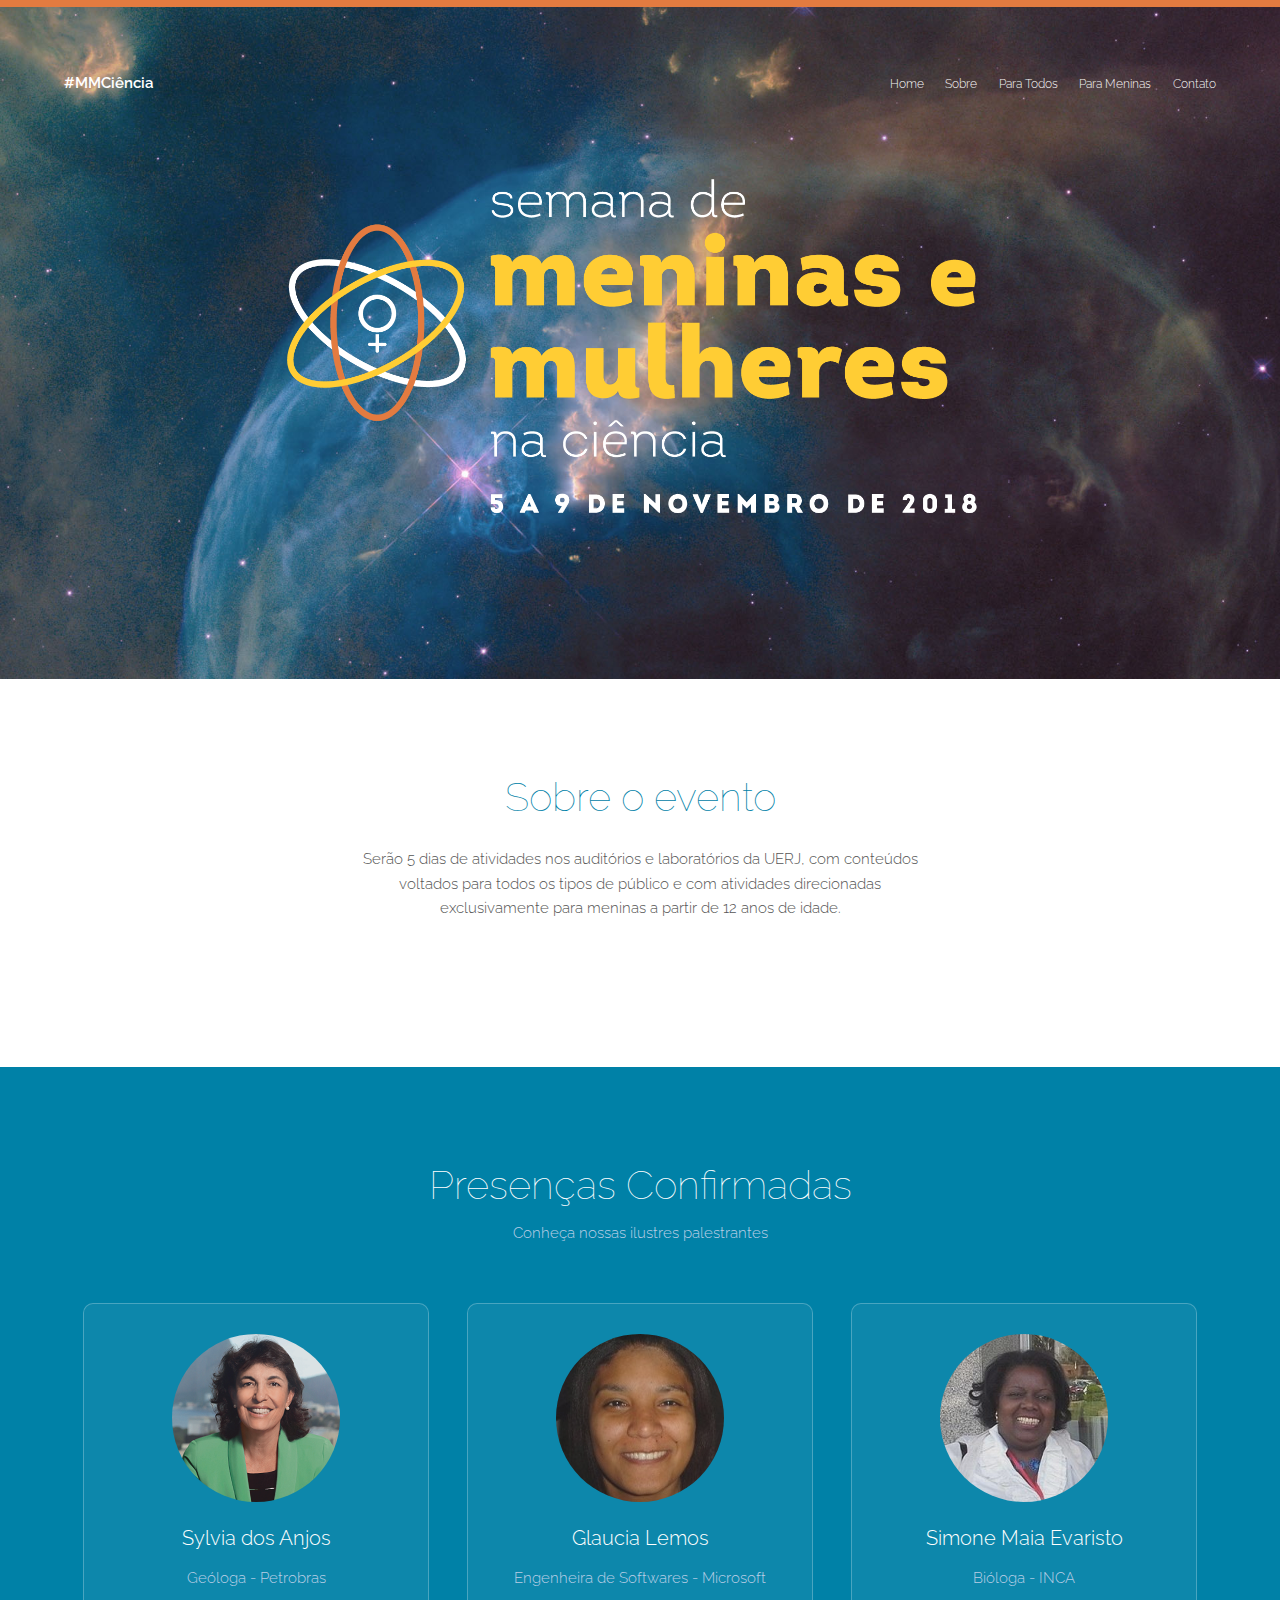
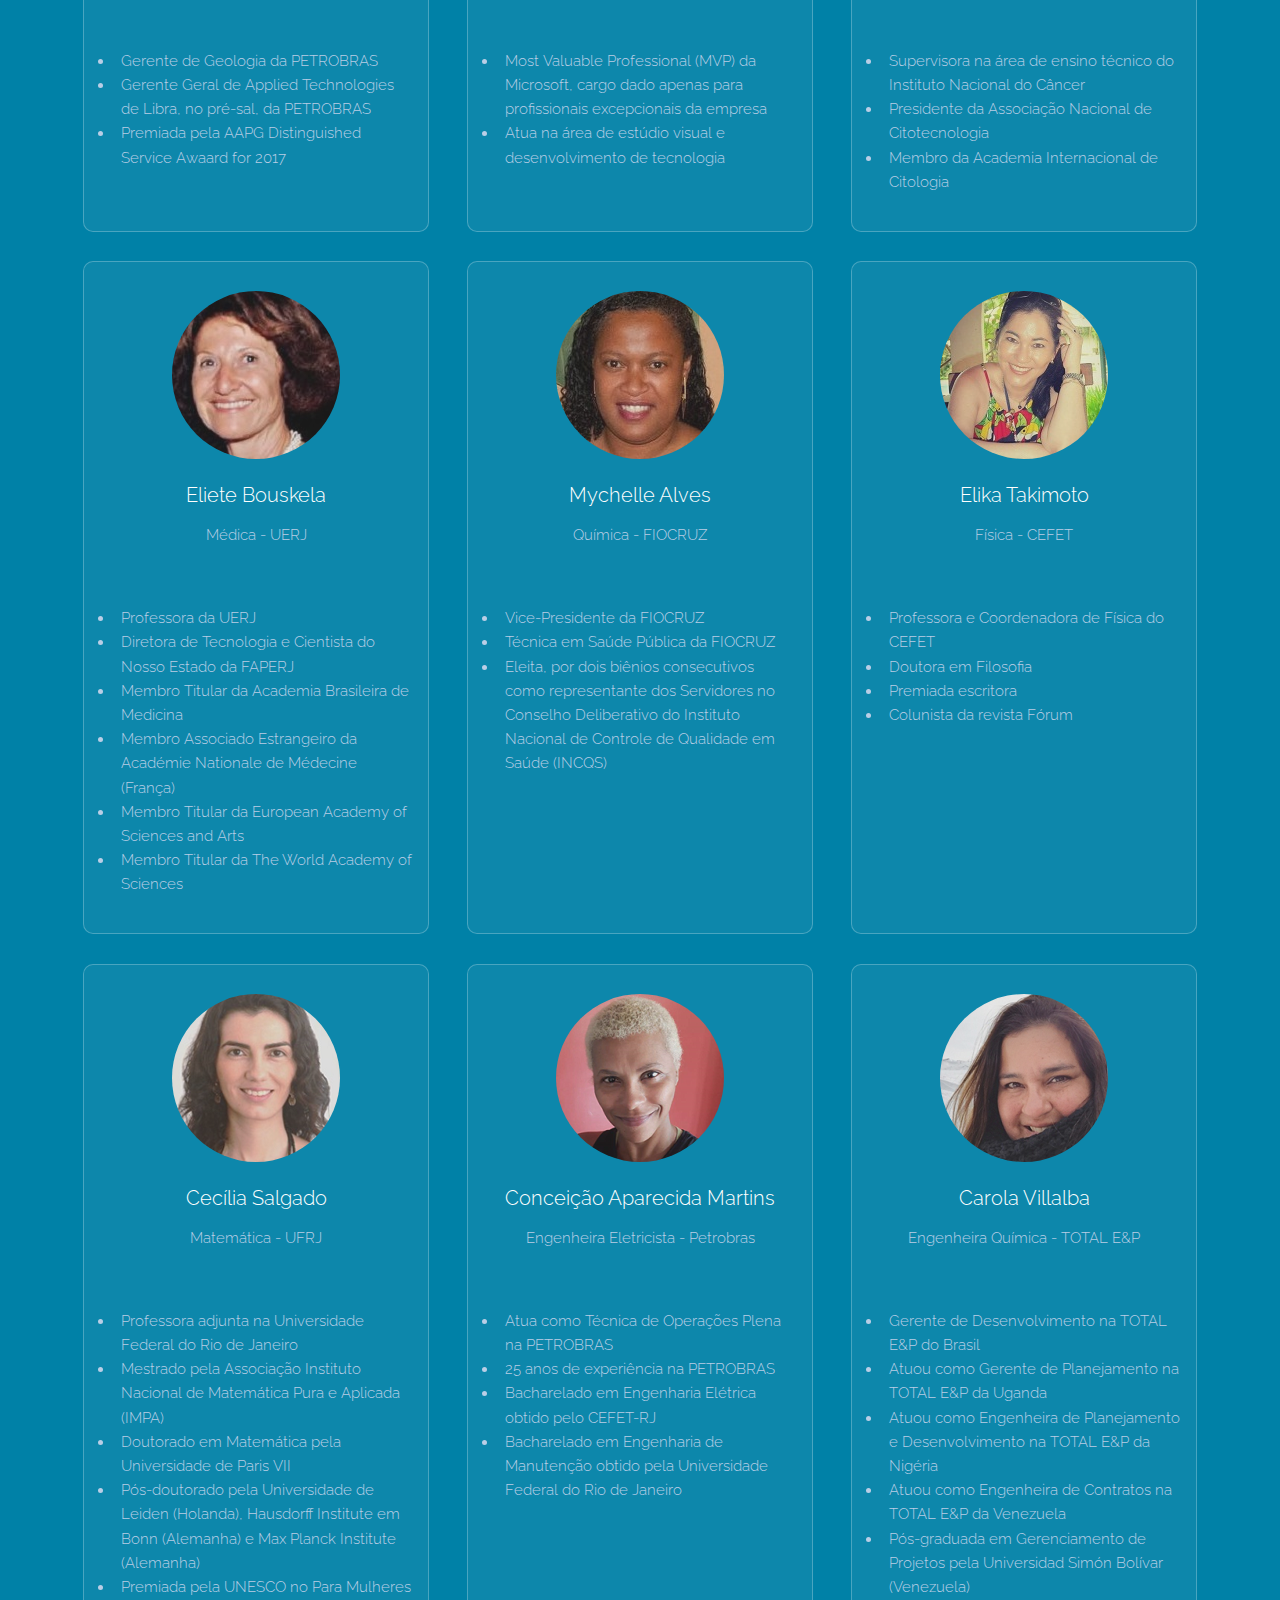
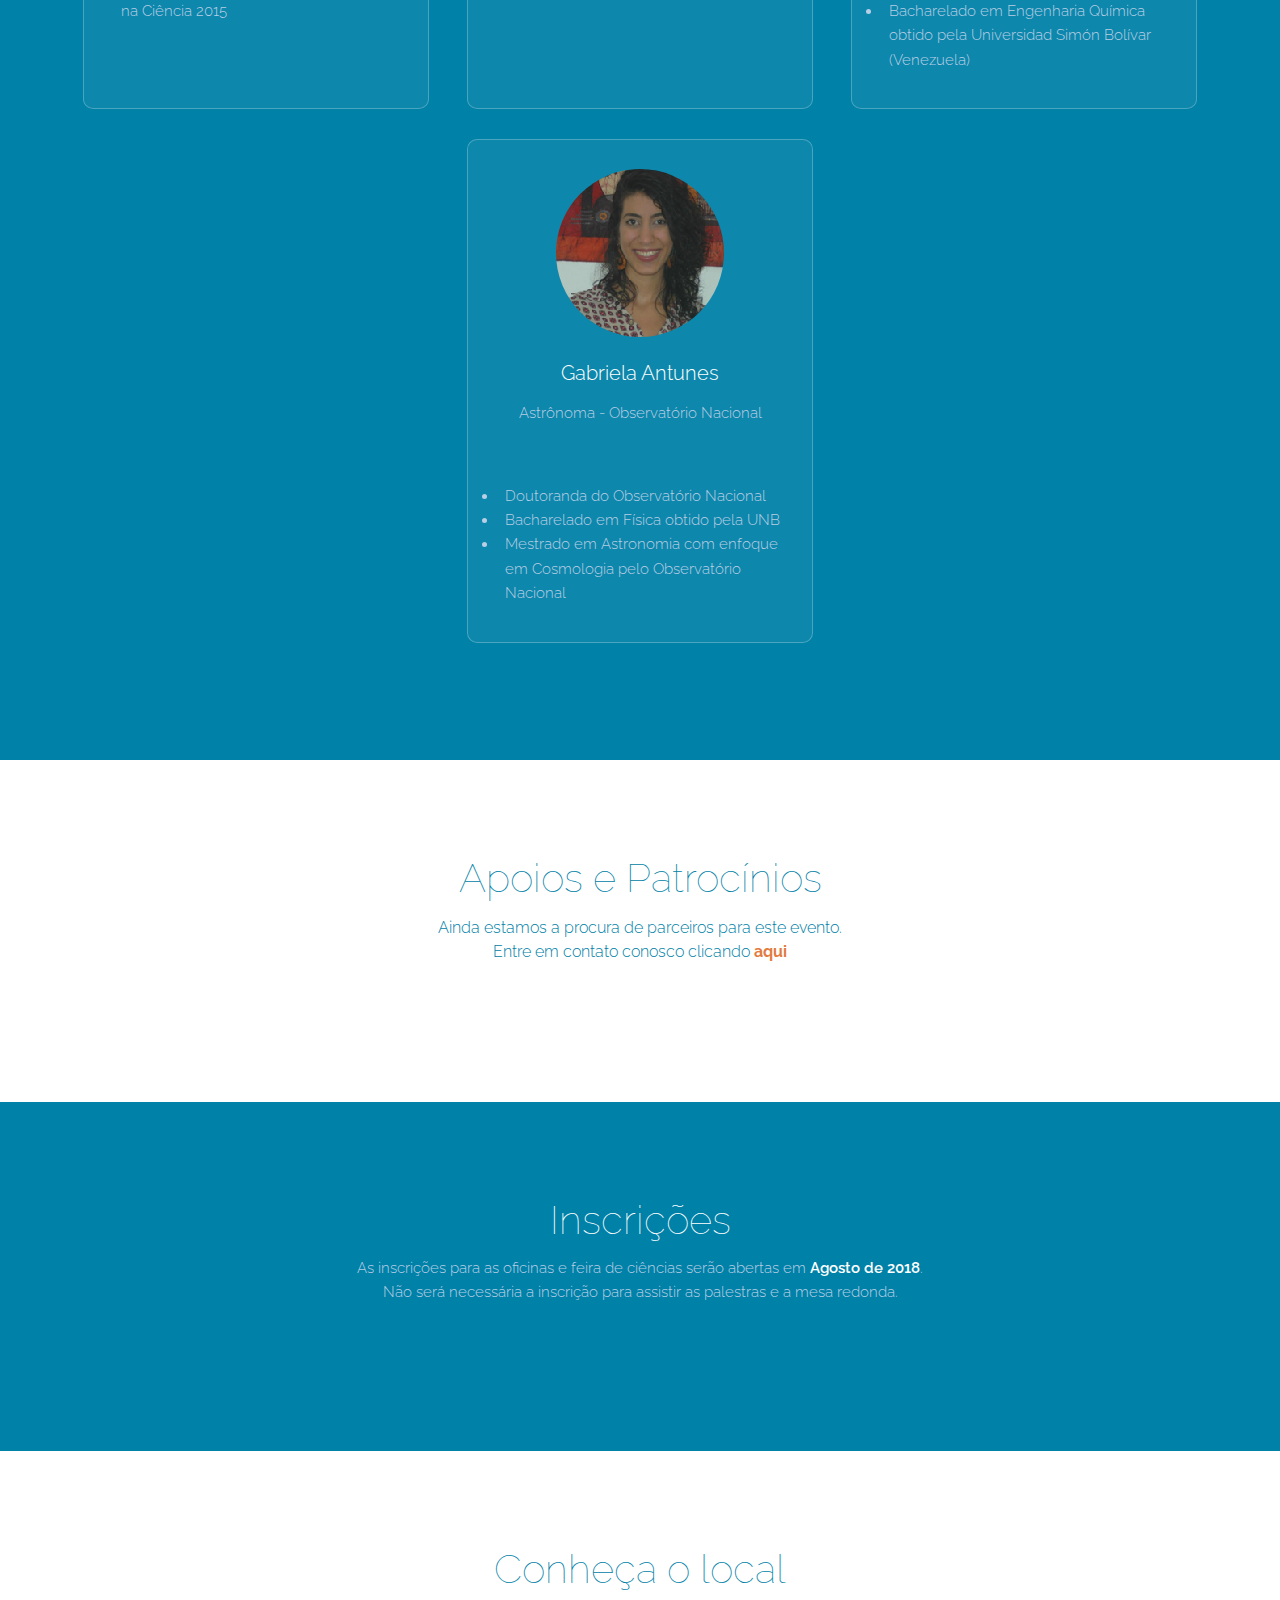
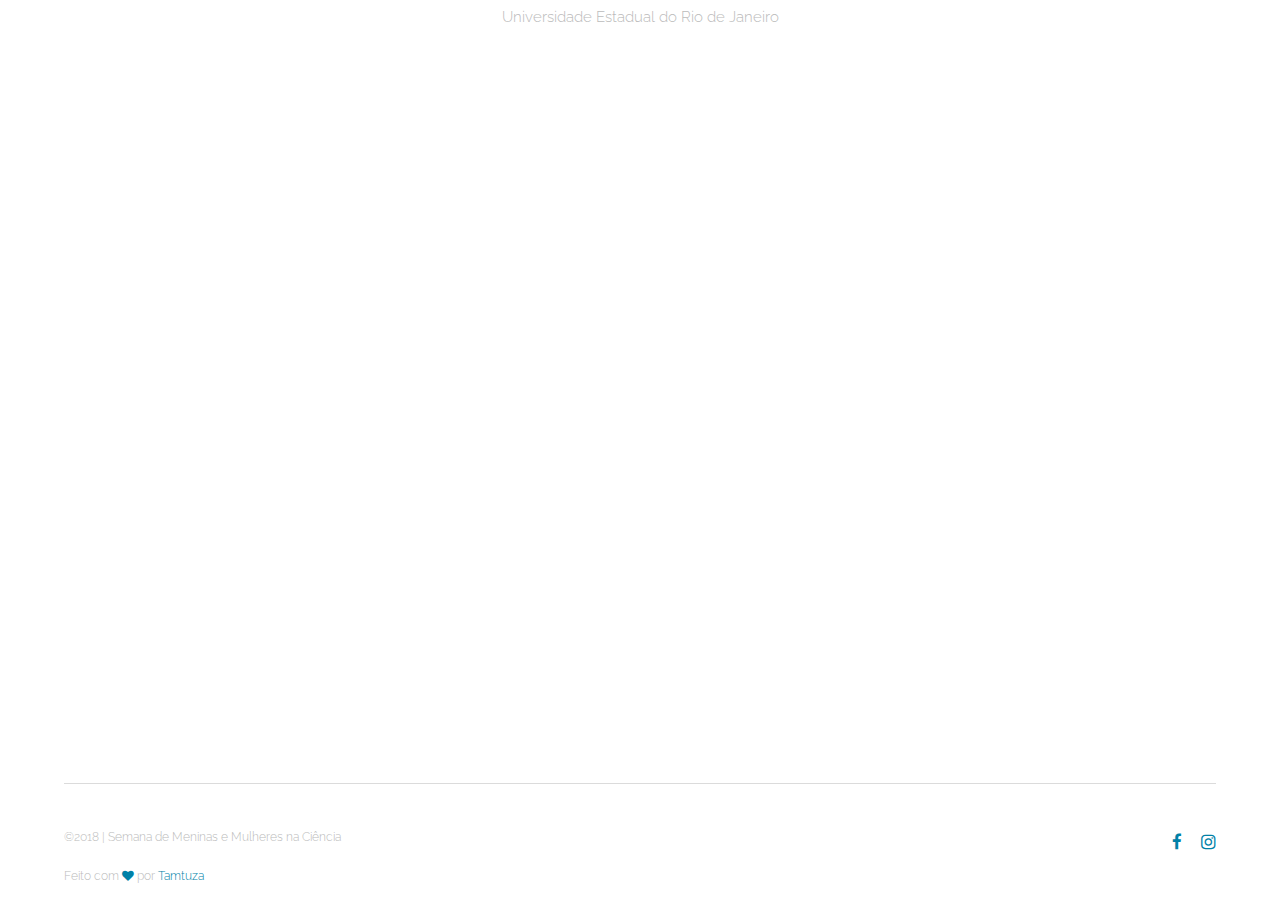
<file: index.html>
<!DOCTYPE HTML>
<!--
	Theory by TEMPLATED
	templated.co @templatedco
	Released for free under the Creative Commons Attribution 3.0 license (templated.co/license)
-->
<html>
	<head>
		<title>Semana de Meninas e Mulheres na Ciência</title>
		<meta charset="utf-8" />
		<meta name="viewport" content="width=device-width, initial-scale=1" />

		<meta name="description" content="Semana de Meninas e Mulheres na Ciência" />
		<meta name="keywords" content="mulheres, ciência, palestras, oficinas, meninas, cientistas, rio de janeiro, uerj, universidade estadual do rio de janeiro, congresso, semana, conferência"/>

		<meta property="og:url" content="http://www.mmciencia.com.br/" />
		<meta property="og:type" content="website" />
		<meta property="og:title" content="MMCiência" />
		<meta property="og:image" content="http://www.mmciencia.com.br/images/logo.png" />
		<meta property="og:description" content="Semana de Meninas e Mulheres na Ciência">

		<link rel="stylesheet" href="assets/css/main.css" />
		<link rel="stylesheet" href="assets/css/mmcstyle.css" />
		<link rel="shortcut icon" href="images/favico.ico" type="image/x-icon">
	</head>
	<body>

		<!-- Header -->
			<header id="header">
				<div class="inner">
					<a href="index.html" class="logo">#MMCiência</a>
					<nav id="nav">
						<a href="index.html">Home</a>
						<a href="sobre.html">Sobre</a>
						<a href="palestras.html">Para Todos</a>
						<a href="oficinas.html">Para Meninas</a>
						<a href="contato.php">Contato</a>
					</nav>
					<a href="#navPanel" class="navPanelToggle"><span class="fa fa-bars"></span></a>
				</div>
			</header>

		<!-- Banner -->
			<section id="banner">
				<img src="images/logo-fundoazul-data.png" alt="Semana de Meninas e Mulheres na Ciência" width="60%" />
			</section>

		<!-- One -->
			<section id="one" class="wrapper">
				<div class="inner">
					<header class="align-center">
						<h2>Sobre o evento</h2>
						<div class="reduced-centered">
							<p style="color: #555;">
								Serão 5 dias de atividades nos auditórios e laboratórios da UERJ, com conteúdos voltados
								para todos os tipos de público e com atividades direcionadas exclusivamente para meninas a
								partir de 12 anos de idade.
							</p>
						</div>
					</header>
				</div>
			</section>

		<!-- Two -->
			<section id="two" class="wrapper style1 special">
				<div class="inner">
					<header>
						<h2>Presenças Confirmadas</h2>
						<p>Conheça nossas ilustres palestrantes</p>
					</header>
					<div class="flex flex-4 alt-flex-3">
						<!-- <article> -->
							<div class="box person">
								<div class="image round">
									<img class="mx-auto d-block" src="images/guests/sylvia-dos-anjos_geologa.png" alt="Sylvia dos Anjos" />
								</div>
								<header class="align-center">
									<h3>Sylvia dos Anjos</h3>
									<p><br>Geóloga - Petrobras</p>
								</header>
								<p style="text-align: justify">
									<ul>
										<li>Gerente de Geologia da PETROBRAS </li>
									 	<li>Gerente Geral de Applied Technologies de Libra, no pré-sal, da PETROBRAS </li>
									 	<li>Premiada pela  AAPG Distinguished Service Awaard for 2017 </li>
									</ul>
								</p>
							</div>
							<div class="box person">
								<div class="image round">
									<img src="images/guests/glaucia-lemos_eng-de-softwares.jpg" alt="Glaucia Lemos" />
								</div>
								<header class="align-center">
									<h3>Glaucia Lemos</h3>
									<p><br>Engenheira de Softwares - Microsoft</p>
								</header>
								<p style="text-align: justify">
									<ul>
										<li>Most Valuable Professional (MVP) da Microsoft, cargo dado apenas
											para profissionais excepcionais da empresa
										</li>
										<li>Atua na área de estúdio visual e desenvolvimento de tecnologia </li>
									</ul>
								</p>
							</div>
							<div class="box person">
								<div class="image round">
									<img src="images/guests/simone-maia-evaristo_biologa.png" alt="Simone Maia Evaristo" />
								</div>
								<header class="align-center">
									<h3>Simone Maia Evaristo</h3>
									<p><br>Bióloga - INCA</p>
								</header>
								<p style="text-align: justify">
									<ul>
										<li>Supervisora na área de ensino técnico do Instituto Nacional do Câncer </li>
										<li>Presidente da Associação Nacional de Citotecnologia </li>
										<li>Membro da Academia Internacional de Citologia </li>
									</ul>
								</p>
							</div>
							<div class="box person">
								<div class="image round">
									<img src="images/guests/eliete-bouskela_medica.jpg" alt="Eliete Bouskela" />
								</div>
								<header class="align-center">
									<h3>Eliete Bouskela</h3>
									<p><br>Médica - UERJ</p>
								</header>
								<p style="text-align: justify">
									<ul>
										<li>Professora da UERJ</li>
									 	<li>Diretora de Tecnologia e Cientista do Nosso Estado da FAPERJ</li>
									 	<li>Membro Titular da Academia Brasileira de Medicina</li>
										<li>Membro Associado Estrangeiro da Académie Nationale de Médecine (França)</li>
										<li>Membro Titular da European Academy of Sciences and Arts</li>
										<li>Membro Titular da The World Academy of Sciences</li>
									</ul>
								</p>
							</div>
							<div class="box person">
								<div class="image round">
									<img src="images/guests/mychelle-alves_quimica.jpg" alt="Mychelle Alves" />
								</div>
								<header class="align-center">
									<h3>Mychelle Alves</h3>
									<p><br>Química - FIOCRUZ</p>
								</header>
								<p style="text-align: justify">
									<ul>
										<li>Vice-Presidente da FIOCRUZ</li>
										<li>Técnica em Saúde Pública da FIOCRUZ</li>
										<li>Eleita, por dois biênios consecutivos como representante dos Servidores
											 no Conselho Deliberativo do Instituto Nacional de Controle de Qualidade em Saúde (INCQS)
										 </li>
									</ul>
								</p>
							</div>
						<!-- </article>
						<article> -->
							<div class="box person">
								<div class="image round">
									<img src="images/guests/elika-takimoto_fisica.jpg" alt="Elika Takimoto" />
								</div>
								<header class="align-center">
									<h3>Elika Takimoto</h3>
									<p><br>Física - CEFET</p>
								</header>
								<p style="text-align: justify">
									<ul>
										<li>Professora e Coordenadora de Física do CEFET</li>
										<li>Doutora em Filosofia</li>
										<li>Premiada escritora</li>
										<li>Colunista da revista Fórum</li>
									</ul>
								</p>
							</div>
						<!-- </article> -->
					<!-- </div> -->
							<div class="box person">
								<div class="image round">
									<img src="images/guests/cecilia-salgado_matematica.png" alt="Cecília Salgado" />
								</div>
								<header class="align-center">
									<h3>Cecília Salgado</h3>
									<p><br>Matemática - UFRJ</p>
								</header>
								<p style="text-align: justify">
									<ul>
										<li>Professora adjunta na Universidade Federal do Rio de Janeiro</li>
										<li>Mestrado pela Associação Instituto Nacional de Matemática Pura e Aplicada (IMPA)</li>
										<li>Doutorado em Matemática pela Universidade de Paris VII</li>
										<li>Pós-doutorado pela Universidade de Leiden (Holanda), Hausdorff Institute em Bonn (Alemanha) e Max Planck Institute (Alemanha)</li>
										<li>Premiada pela UNESCO no Para Mulheres na Ciência 2015</li>
									</ul>
								</p>
							</div>
								<div class="box person">
									<div class="image round">
										<img src="images/guests/conceicao-martins_eng-eletricista.png" alt="Conceição Martins" />
									</div>
									<header class="align-center">
										<h3>Conceição Aparecida Martins</h3>
										<p><br>Engenheira Eletricista - Petrobras</p>
									</header>
									<p style="text-align: justify">
										<ul>
											<li>Atua como Técnica de Operações Plena na PETROBRAS</li>
											<li>25 anos de experiência na PETROBRAS</li>
											<li>Bacharelado em Engenharia Elétrica obtido pelo CEFET-RJ</li>
											<li>Bacharelado em Engenharia de Manutenção obtido pela Universidade Federal do Rio de Janeiro</li>
										</ul>
									</p>
								</div>
									<div class="box person">
										<div class="image round">
											<img src="images/guests/carola-villalba_eng-quimica.png" alt="Carola Villalba" />
										</div>
										<header class="align-center">
											<h3>Carola Villalba</h3>
											<p><br>Engenheira Química - TOTAL E&P</p>
										</header>
										<p style="text-align: justify">
											<ul>
												<li>Gerente de Desenvolvimento na TOTAL E&P do Brasil</li>
												<li>Atuou como Gerente de Planejamento na TOTAL E&P da Uganda</li>
												<li>Atuou como Engenheira de Planejamento e Desenvolvimento na TOTAL E&P da Nigéria</li>
												<li>Atuou como Engenheira de Contratos na TOTAL E&P da Venezuela</li>
												<li>Pós-graduada em Gerenciamento de Projetos pela Universidad Simón Bolívar (Venezuela)</li>
												<li>Bacharelado em Engenharia Química obtido pela Universidad Simón Bolívar (Venezuela)</li>
											</ul>
										</p>
									</div>
									<div class="box person">
										<div class="image round">
											<img src="images/guests/gabriela-antunes_astronoma.png" alt="Gabriela Antunes" />
										</div>
										<header class="align-center">
											<h3>Gabriela Antunes</h3>
											<p><br>Astrônoma - Observatório Nacional</p>
										</header>
										<p style="text-align: justify">
											<ul>
												<li>Doutoranda do Observatório Nacional</li>
												<li>Bacharelado em Física obtido pela UNB</li>
												<li>Mestrado em Astronomia com enfoque em Cosmologia pelo Observatório Nacional</li>
											</ul>
										</p>
									</div>

				</div>
			</section>

		<!-- Three -->
			<section id="three" class="wrapper special">
				<div class="inner">
					<header class="align-center">
						<h2>Apoios e Patrocínios</h2>
						<!-- <p>Conheça as empresas por trás do nosso evento</p> -->
						<p>
							<h4>
								Ainda estamos a procura de parceiros para este evento.<br>
								Entre em contato conosco clicando
								<a href="contato.php" style="color:#e37b40; font-weight: bold">aqui</a>
							</h4>
						</p>
					</header>
				</div>
			</section>

			<section id="four" class="wrapper style1 special">
				<header class="align-center">
					<h2>Inscrições</h2>
						<p>
							As inscrições para as oficinas e feira de ciências serão abertas em <strong style="color: white">Agosto de 2018</strong>. <br>
							Não será necessária a inscrição para assistir as palestras e a mesa redonda.
						</p>
			</header>
			</section>

			<section id="five" class="wrapper special">
				<header class="align-center">
					<h2>Conheça o local</h2>
					<p>Universidade Estadual do Rio de Janeiro</p>
				</header>
				<div class="inner">
					<iframe src="https://www.google.com/maps/embed?pb=!1m18!1m12!1m3!1d3675.0474292905383!2d-43.23867378448765!3d-22.911621385009273!2m3!1f0!2f0!3f0!3m2!1i1024!2i768!4f13.1!3m3!1m2!1s0x997e5f1e34b413%3A0x317fe81c616dd7dd!2sUniversidade+do+Estado+do+Rio+de+Janeiro!5e0!3m2!1spt-BR!2sbr!4v1530503737792" width="90%" height="600px" frameborder="0" style="border:0" allowfullscreen></iframe>
				</div>
			</section>

			<a href="#" onclick="topFunction();" id="myBtn" title="Voltar ao topo"><i class="fa fa-4x fa-angle-up"></i></a>

		<!-- Footer -->
			<footer id="footer">
				<div class="inner">
					<div class="flex">
						<div class="copyright">
							&copy;2018 | Semana de Meninas e Mulheres na Ciência <br><br>
							Feito com <i class="fa fa-heart" style="color: #0081A7"></i> por
							<a href="http://tamillys.com" target="_blank" style="color: #0081A7; text-decoration: none">Tamtuza</a>
						</div>
						<ul class="icons">
							<li><a href="https://www.facebook.com/semanademeninasemulheresnaciencia/" target="_blank" class="icon fa-facebook"><span class="label">Facebook</span></a></li>
							<li><a href="https://www.instagram.com/mmciencia/" target="_blank" class="icon fa-instagram"><span class="label">Instagram</span></a></li>
						</ul>
					</div>
				</div>
			</footer>

		<!-- Scripts -->
			<script language="javascript">

				window.onscroll = function() {scrollFunction()};
				function scrollFunction() {
					if (document.body.scrollTop > 20 || document.documentElement.scrollTop > 20) {
							document.getElementById("myBtn").style.display = "block";
					} else {
							document.getElementById("myBtn").style.display = "none";
					}
				}

				function topFunction() {
					$('html, body').animate({scrollTop:0}, 'slow');
				}

			</script>

			<script src="assets/js/jquery.min.js"></script>
			<script src="assets/js/skel.min.js"></script>
			<script src="assets/js/util.js"></script>
			<script src="assets/js/main.js"></script>

	</body>
</html>
</file>
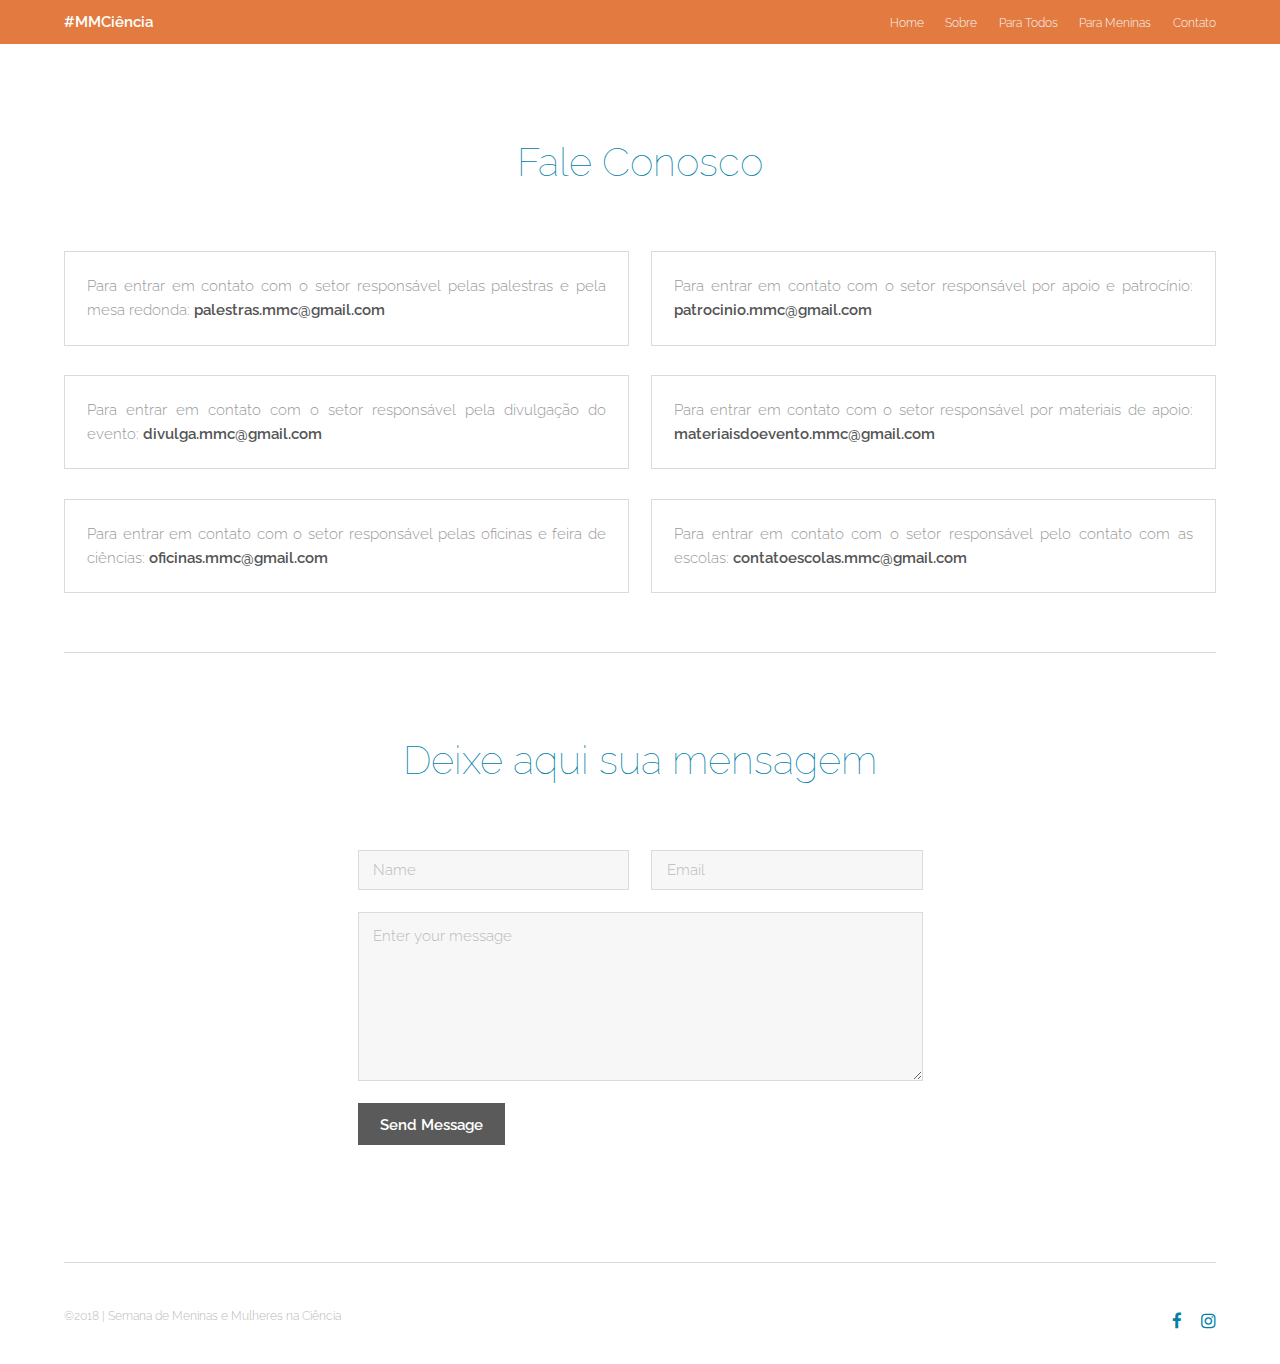
<file: contato.html>
<!DOCTYPE HTML>
<!--
	Theory by TEMPLATED
	templated.co @templatedco
	Released for free under the Creative Commons Attribution 3.0 license (templated.co/license)
-->
<html>
	<head>
		<title>Semana de Meninas e Mulheres na Ciência</title>
		<meta charset="utf-8" />
		<meta name="viewport" content="width=device-width, initial-scale=1" />
		<link rel="stylesheet" href="assets/css/main.css" />
		<link rel="stylesheet" href="assets/css/mmcstyle.css" />
		<link rel="shortcut icon" href="images/favico.ico" type="image/x-icon">
	</head>
	<body class="subpage">

    <!-- Header -->
			<header id="header">
				<div class="inner">
					<a href="index.html" class="logo">#MMCiência</a>
					<nav id="nav">
            <a href="index.html">Home</a>
            <a href="sobre.html">Sobre</a>
            <a href="palestras.html">Para Todos</a>
            <a href="oficinas.html">Para Meninas</a>
            <a href="contato.html">Contato</a>
					</nav>
					<a href="#navPanel" class="navPanelToggle"><span class="fa fa-bars"></span></a>
				</div>
			</header>

      <!-- Three -->
  			<section id="three" class="wrapper">
  				<div class="inner">
  					<header class="align-center">
  						<h2>Fale Conosco</h2>
  						<!-- <p>Aliquam erat volutpat nam dui </p> -->
  					</header>
            <!-- Content -->
            <div class="row">
              <div class="6u 12u$(small)">
                <div class="box">
									<p>
                    Para entrar em contato com o setor responsável pelas palestras e pela mesa redonda:
                    <strong>palestras.mmc@gmail.com</strong>
                  </p>
                </div>
                <div class="box">
									<p>
                    Para entrar em contato com o setor responsável pela divulgação do evento:
                    <strong>divulga.mmc@gmail.com</strong>
                  </p>
                </div>
                <div class="box">
									<p>
                    Para entrar em contato com o setor responsável pelas oficinas e feira de ciências:
                    <strong>oficinas.mmc@gmail.com</strong>
                  </p>
                </div>
              </div>
              <div class="6u$ 12u$(small)">
                <div class="box">
									<p>
                    Para entrar em contato com o setor responsável por apoio e patrocínio:
                    <strong>patrocinio.mmc@gmail.com</strong>
                  </p>
                </div>
                <div class="box">
									<p>
                    Para entrar em contato com o setor responsável por materiais de apoio:
                    <strong>materiaisdoevento.mmc@gmail.com</strong>
                  </p>
                </div>
                <div class="box">
									<p>
                    Para entrar em contato com o setor responsável pelo contato com as escolas:
                    <strong>contatoescolas.mmc@gmail.com</strong>
                  </p>
                </div>
              </div>
            </div>
            <hr><br><br>
              <header class="align-center">
                <h2>Deixe aqui sua mensagem</h2>
              </header>
            <div class="row">
              <form method="post" action="#" class="reduced-centered">
                <div class="row uniform">
                  <div class="6u 12u$(xsmall)">
                    <input type="text" name="name" id="name" value="" placeholder="Name" />
                  </div>
                  <div class="6u$ 12u$(xsmall)">
                    <input type="email" name="email" id="email" value="" placeholder="Email" />
                  </div>
                  <div class="12u$">
                    <textarea name="message" id="message" placeholder="Enter your message" rows="6"></textarea>
                  </div>
                  <div class="12u$">
                    <ul class="actions">
                      <li><input type="submit" value="Send Message" /></li>
                    </ul>
                  </div>
                </div>
              </form>
            </div>
  				</div>
  			</section>

		<!-- Footer -->
			<footer id="footer">
				<div class="inner">
					<div class="flex">
						<div class="copyright">
							&copy;2018 | Semana de Meninas e Mulheres na Ciência
						</div>
						<ul class="icons">
							<li><a href="https://www.facebook.com/semanademeninasemulheresnaciencia/" target="_blank" class="icon fa-facebook"><span class="label">Facebook</span></a></li>
							<li><a href="https://www.instagram.com/mmciencia/" target="_blank" class="icon fa-instagram"><span class="label">Instagram</span></a></li>
							<!-- <li><a href="#" class="icon fa-twitter"><span class="label">Twitter</span></a></li> -->
							<!-- <li><a href="#" class="icon fa-linkedin"><span class="label">linkedIn</span></a></li> -->
							<!-- <li><a href="#" class="icon fa-pinterest-p"><span class="label">Pinterest</span></a></li> -->
							<!-- <li><a href="#" class="icon fa-vimeo"><span class="label">Vimeo</span></a></li> -->
						</ul>
					</div>
				</div>
			</footer>

		<!-- Scripts -->
			<script src="assets/js/jquery.min.js"></script>
			<script src="assets/js/skel.min.js"></script>
			<script src="assets/js/util.js"></script>
			<script src="assets/js/main.js"></script>

	</body>
</html>
</file>
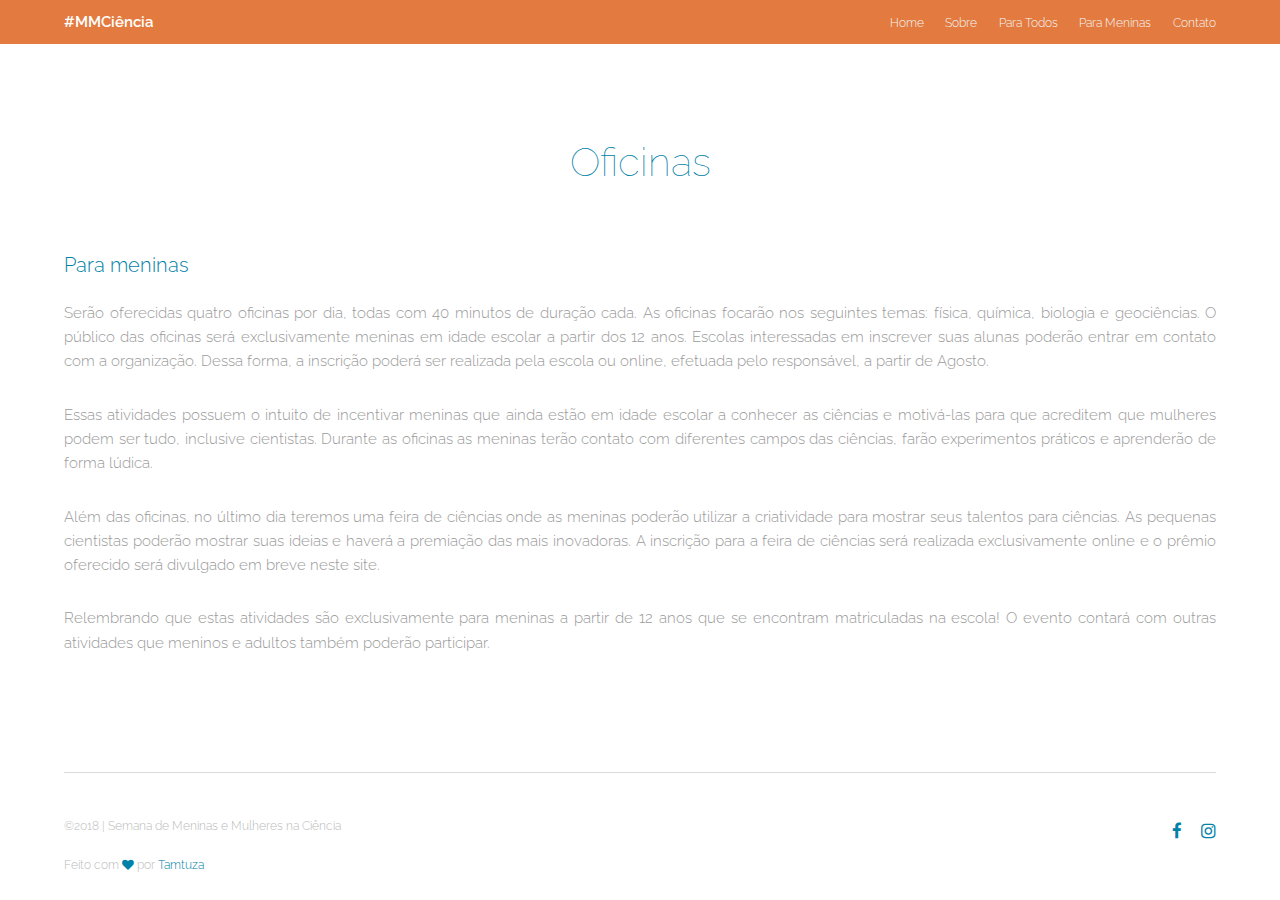
<file: oficinas.html>
<!DOCTYPE HTML>
<!--
	Theory by TEMPLATED
	templated.co @templatedco
	Released for free under the Creative Commons Attribution 3.0 license (templated.co/license)
-->
<html>
	<head>
		<title>Semana de Meninas e Mulheres na Ciência</title>
		<meta charset="utf-8" />
		<meta name="viewport" content="width=device-width, initial-scale=1" />
		<link rel="stylesheet" href="assets/css/main.css" />
		<link rel="stylesheet" href="assets/css/mmcstyle.css" />
		<link rel="shortcut icon" href="images/favico.ico" type="image/x-icon">
	</head>
	<body class="subpage">

    <!-- Header -->
			<header id="header">
				<div class="inner">
					<a href="index.html" class="logo">#MMCiência</a>
					<nav id="nav">
  					<a href="index.html">Home</a>
  					<a href="sobre.html">Sobre</a>
  					<a href="palestras.html">Para Todos</a>
  					<a href="oficinas.html">Para Meninas</a>
  					<a href="contato.php">Contato</a>
					</nav>
					<a href="#navPanel" class="navPanelToggle"><span class="fa fa-bars"></span></a>
				</div>
			</header>

      <!-- Three -->
  			<section id="three" class="wrapper">
  				<div class="inner">
  					<header class="align-center">
  						<h2>Oficinas</h2>
  						<!-- <p>Aliquam erat volutpat nam dui </p> -->
  					</header>
            <!-- Content -->

    							<h3>Para meninas</h3>
    							<p>
                    Serão oferecidas quatro oficinas por dia, todas com 40 minutos de duração cada. As
                    oficinas focarão nos seguintes temas: física, química, biologia e geociências. O público das
                    oficinas será exclusivamente meninas em idade escolar a partir dos 12 anos. Escolas
                    interessadas em inscrever suas alunas poderão entrar em contato com a organização. Dessa
                    forma, a inscrição poderá ser realizada pela escola ou online, efetuada pelo responsável, a
                    partir de Agosto.
                  </p>
                  <p>
                    Essas atividades possuem o intuito de incentivar meninas que ainda estão em idade
                    escolar a conhecer as ciências e motivá-las para que acreditem que mulheres podem ser tudo,
                    inclusive cientistas. Durante as oficinas as meninas terão contato com diferentes campos das
                    ciências, farão experimentos práticos e aprenderão de forma lúdica.
                  </p>
                  <p>
                    Além das oficinas, no último dia teremos uma feira de ciências onde as meninas
                    poderão utilizar a criatividade para mostrar seus talentos para ciências. As pequenas cientistas
                    poderão mostrar suas ideias e haverá a premiação das mais inovadoras. A inscrição para a
                    feira de ciências será realizada exclusivamente online e o prêmio oferecido será divulgado em
                    breve neste site.
                  </p>
                  <p>
                    Relembrando que estas atividades são exclusivamente para meninas a partir de 12
                    anos que se encontram matriculadas na escola! O evento contará com outras atividades que
                    meninos e adultos também poderão participar.
                  </p>

  				</div>
  			</section>

		<!-- Footer -->
			<footer id="footer">
				<div class="inner">
					<div class="flex">
						<div class="copyright">
							&copy;2018 | Semana de Meninas e Mulheres na Ciência <br><br>
							Feito com <i class="fa fa-heart" style="color: #0081A7"></i> por
							<a href="http://tamillys.com" target="_blank" style="color: #0081A7; text-decoration: none">Tamtuza</a>
						</div>
						<ul class="icons">
							<li><a href="https://www.facebook.com/semanademeninasemulheresnaciencia/" target="_blank" class="icon fa-facebook"><span class="label">Facebook</span></a></li>
							<li><a href="https://www.instagram.com/mmciencia/" target="_blank" class="icon fa-instagram"><span class="label">Instagram</span></a></li>
							<!-- <li><a href="#" class="icon fa-twitter"><span class="label">Twitter</span></a></li> -->
							<!-- <li><a href="#" class="icon fa-linkedin"><span class="label">linkedIn</span></a></li> -->
							<!-- <li><a href="#" class="icon fa-pinterest-p"><span class="label">Pinterest</span></a></li> -->
							<!-- <li><a href="#" class="icon fa-vimeo"><span class="label">Vimeo</span></a></li> -->
						</ul>
					</div>
				</div>
			</footer>

		<!-- Scripts -->
			<script src="assets/js/jquery.min.js"></script>
			<script src="assets/js/skel.min.js"></script>
			<script src="assets/js/util.js"></script>
			<script src="assets/js/main.js"></script>

	</body>
</html>
</file>
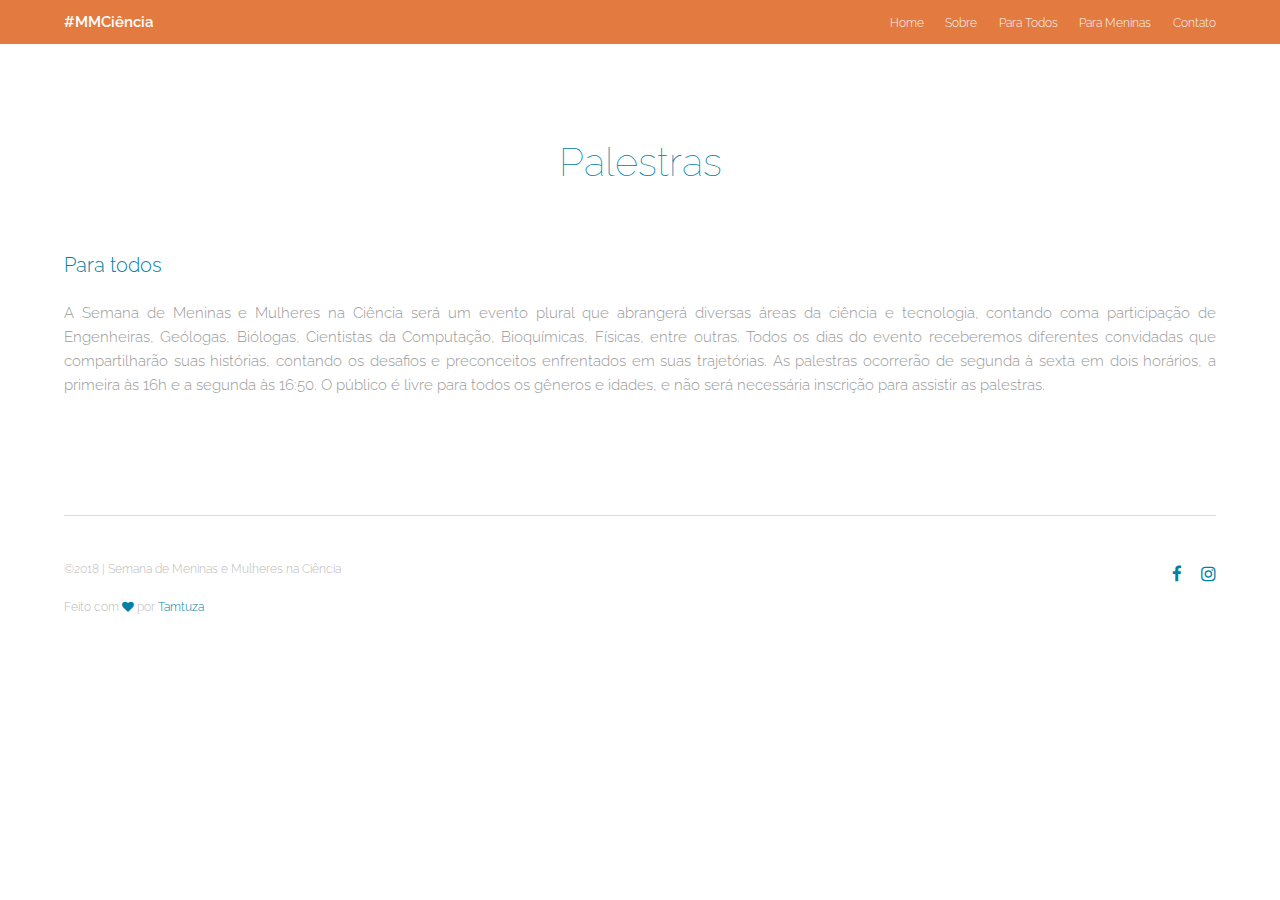
<file: palestras.html>
<!DOCTYPE HTML>
<!--
	Theory by TEMPLATED
	templated.co @templatedco
	Released for free under the Creative Commons Attribution 3.0 license (templated.co/license)
-->
<html>
	<head>
		<title>Semana de Meninas e Mulheres na Ciência</title>
		<meta charset="utf-8" />
		<meta name="viewport" content="width=device-width, initial-scale=1" />
		<link rel="stylesheet" href="assets/css/main.css" />
		<link rel="stylesheet" href="assets/css/mmcstyle.css" />
		<link rel="shortcut icon" href="images/favico.ico" type="image/x-icon">
	</head>
	<body class="subpage">

    <!-- Header -->
			<header id="header">
				<div class="inner">
					<a href="index.html" class="logo">#MMCiência</a>
					<nav id="nav">
  					<a href="index.html">Home</a>
  					<a href="sobre.html">Sobre</a>
  					<a href="palestras.html">Para Todos</a>
  					<a href="oficinas.html">Para Meninas</a>
  					<a href="contato.php">Contato</a>
					</nav>
					<a href="#navPanel" class="navPanelToggle"><span class="fa fa-bars"></span></a>
				</div>
			</header>

      <!-- Three -->
  			<section id="three" class="wrapper">
  				<div class="inner">
  					<header class="align-center">
  						<h2>Palestras</h2>
  						<!-- <p>Aliquam erat volutpat nam dui </p> -->
  					</header>
            <!-- Content -->

    							<h3>Para todos</h3>
    							<p>
                    A Semana de Meninas e Mulheres na Ciência será um evento plural que abrangerá
                    diversas áreas da ciência e tecnologia, contando coma participação de Engenheiras, Geólogas,
                    Biólogas, Cientistas da Computação, Bioquímicas, Físicas, entre outras. Todos os dias do
                    evento receberemos diferentes convidadas que compartilharão suas histórias, contando os
                    desafios e preconceitos enfrentados em suas trajetórias. As palestras ocorrerão de segunda à
                    sexta em dois horários, a primeira às 16h e a segunda às 16:50. O público é livre para todos os
                    gêneros e idades, e não será necessária inscrição para assistir as palestras.
                  </p>

  				</div>
  			</section>

		<!-- Footer -->
			<footer id="footer">
				<div class="inner">
					<div class="flex">
						<div class="copyright">
							&copy;2018 | Semana de Meninas e Mulheres na Ciência <br><br>
							Feito com <i class="fa fa-heart" style="color: #0081A7"></i> por
							<a href="http://tamillys.com" target="_blank" style="color: #0081A7; text-decoration: none">Tamtuza</a>
						</div>
						<ul class="icons">
							<li><a href="https://www.facebook.com/semanademeninasemulheresnaciencia/" target="_blank" class="icon fa-facebook"><span class="label">Facebook</span></a></li>
							<li><a href="https://www.instagram.com/mmciencia/" target="_blank" class="icon fa-instagram"><span class="label">Instagram</span></a></li>
							<!-- <li><a href="#" class="icon fa-twitter"><span class="label">Twitter</span></a></li> -->
							<!-- <li><a href="#" class="icon fa-linkedin"><span class="label">linkedIn</span></a></li> -->
							<!-- <li><a href="#" class="icon fa-pinterest-p"><span class="label">Pinterest</span></a></li> -->
							<!-- <li><a href="#" class="icon fa-vimeo"><span class="label">Vimeo</span></a></li> -->
						</ul>
					</div>
				</div>
			</footer>

		<!-- Scripts -->
			<script src="assets/js/jquery.min.js"></script>
			<script src="assets/js/skel.min.js"></script>
			<script src="assets/js/util.js"></script>
			<script src="assets/js/main.js"></script>

	</body>
</html>
</file>
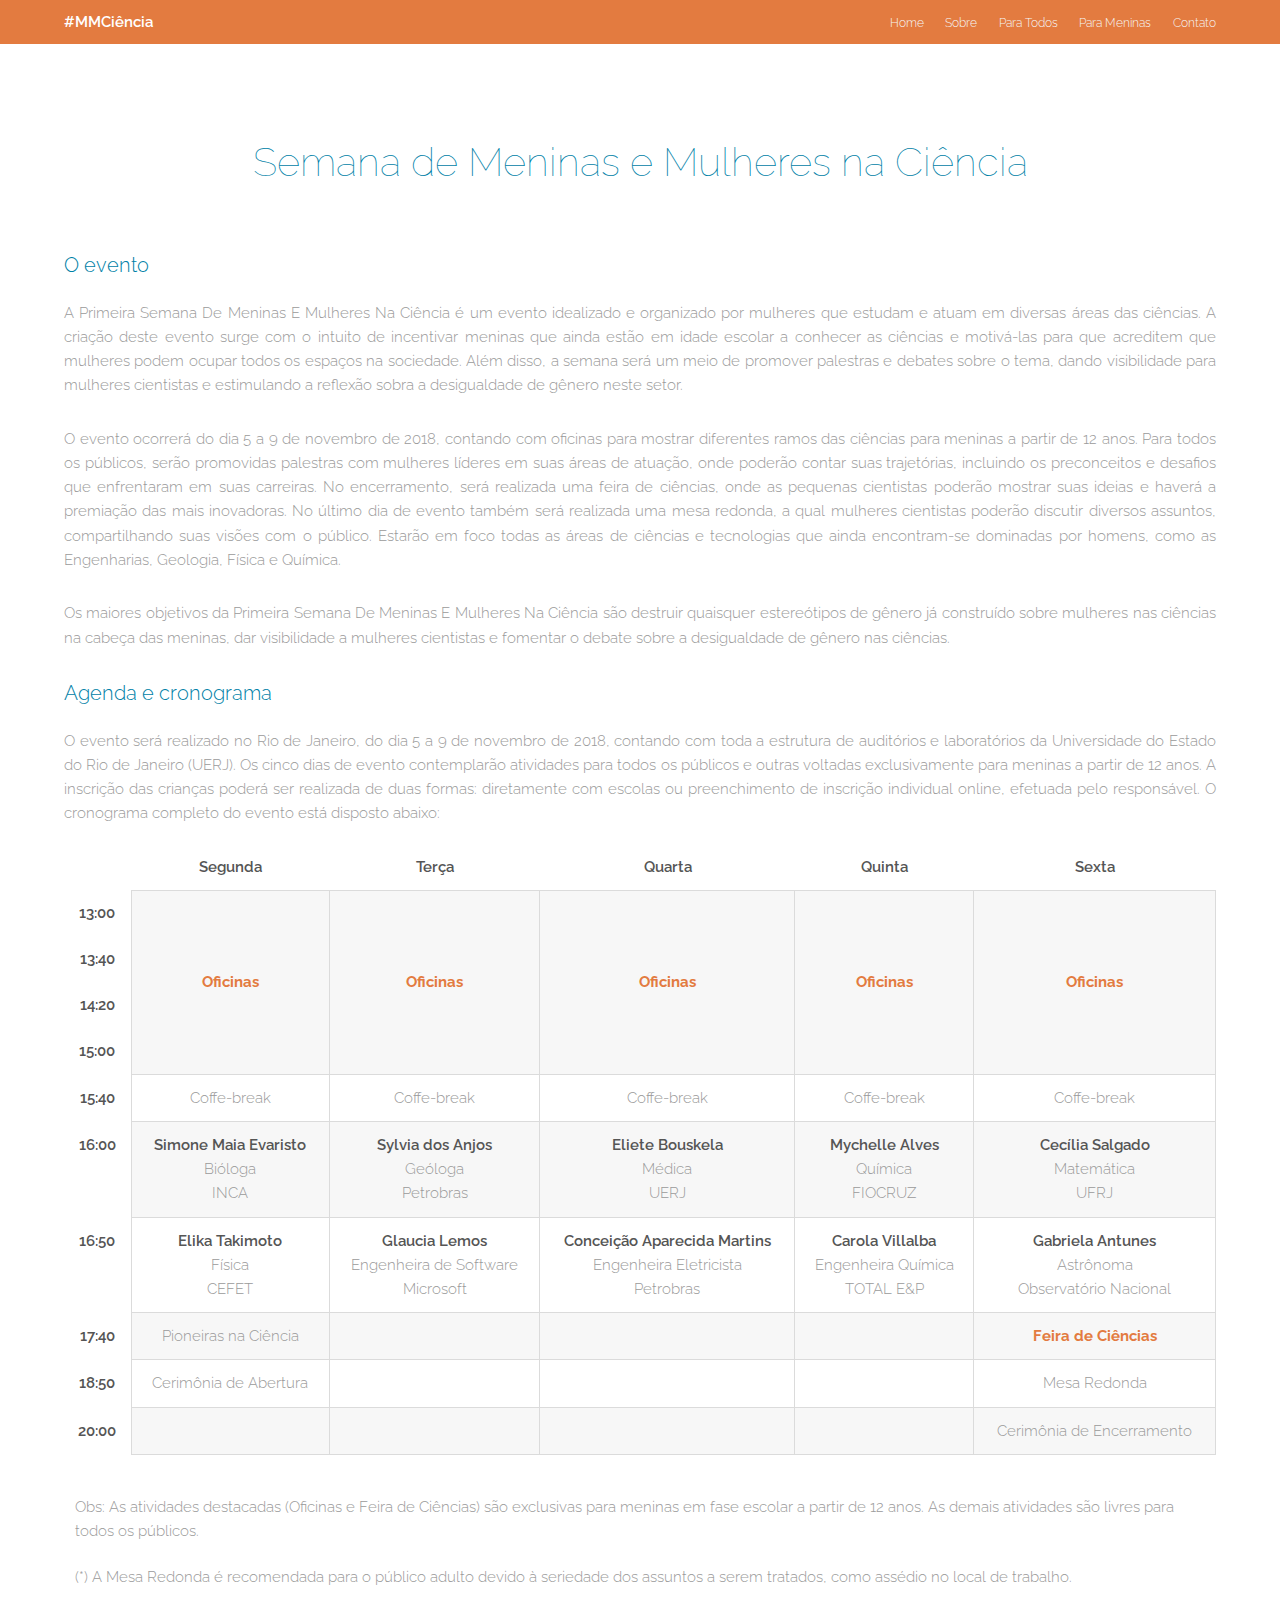
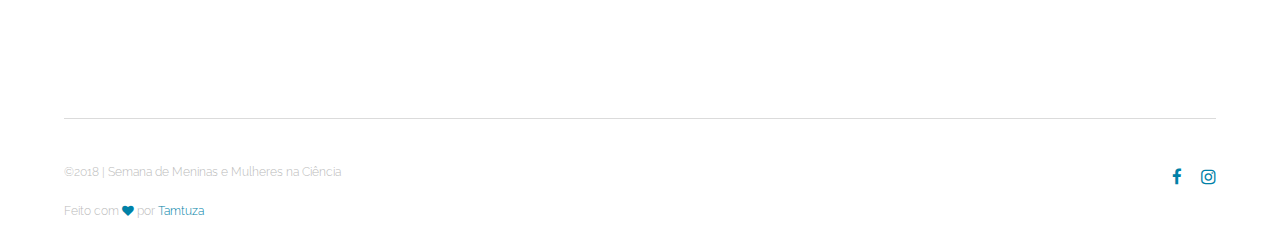
<file: sobre.html>
<!DOCTYPE HTML>
<!--
	Theory by TEMPLATED
	templated.co @templatedco
	Released for free under the Creative Commons Attribution 3.0 license (templated.co/license)
-->
<html>
	<head>
		<title>Semana de Meninas e Mulheres na Ciência</title>
		<meta charset="utf-8" />
		<meta name="viewport" content="width=device-width, initial-scale=1" />
		<link rel="stylesheet" href="assets/css/main.css" />
		<link rel="stylesheet" href="assets/css/mmcstyle.css" />
		<link rel="shortcut icon" href="images/favico.ico" type="image/x-icon">
	</head>
	<body class="subpage">

    <!-- Header -->
			<header id="header">
				<div class="inner">
					<a href="index.html" class="logo">#MMCiência</a>
					<nav id="nav">
  					<a href="index.html">Home</a>
  					<a href="sobre.html">Sobre</a>
  					<a href="palestras.html">Para Todos</a>
  					<a href="oficinas.html">Para Meninas</a>
  					<a href="contato.php">Contato</a>
					</nav>
					<a href="#navPanel" class="navPanelToggle"><span class="fa fa-bars"></span></a>
				</div>
			</header>

      <!-- Three -->
  			<section id="three" class="wrapper">
  				<div class="inner">
  					<header class="align-center">
  						<h2>Semana de Meninas e Mulheres na Ciência</h2>
  						<!-- <p>Aliquam erat volutpat nam dui </p> -->
  					</header>
            <!-- Content -->
    					<h3 id="content">O evento</h3>
    					<p>
                A Primeira Semana De Meninas E Mulheres Na Ciência é um evento idealizado e
                organizado por mulheres que estudam e atuam em diversas áreas das ciências. A criação
                deste evento surge com o intuito de incentivar meninas que ainda estão em idade escolar a
                conhecer as ciências e motivá-las para que acreditem que mulheres podem ocupar todos os
                espaços na sociedade. Além disso, a semana será um meio de promover palestras e debates
                sobre o tema, dando visibilidade para mulheres cientistas e estimulando a reflexão sobra a
                desigualdade de gênero neste setor.
              </p>
              <p>
                O evento ocorrerá do dia 5 a 9 de novembro de 2018, contando com oficinas para mostrar
                diferentes ramos das ciências para meninas a partir de 12 anos. Para todos os públicos, serão
                promovidas palestras com mulheres líderes em suas áreas de atuação, onde poderão contar
                suas trajetórias, incluindo os preconceitos e desafios que enfrentaram em suas carreiras. No
                encerramento, será realizada uma feira de ciências, onde as pequenas cientistas poderão
                mostrar suas ideias e haverá a premiação das mais inovadoras. No último dia de evento
                também será realizada uma mesa redonda, a qual mulheres cientistas poderão discutir
                diversos assuntos, compartilhando suas visões com o público. Estarão em foco todas as áreas
                de ciências e tecnologias que ainda encontram-se dominadas por homens, como as
                Engenharias, Geologia, Física e Química.
              </p>
              <p>
                Os maiores objetivos da Primeira Semana De Meninas E Mulheres Na Ciência são destruir
                quaisquer estereótipos de gênero já construído sobre mulheres nas ciências na cabeça das
                meninas, dar visibilidade a mulheres cientistas e fomentar o debate sobre a desigualdade de
                gênero nas ciências.
              </p>

                  <h3>Agenda e cronograma</h3>
    							<p>
                    O evento será realizado no Rio de Janeiro, do dia 5 a 9 de novembro de 2018,
                    contando com toda a estrutura de auditórios e laboratórios da Universidade do Estado do Rio
                    de Janeiro (UERJ). Os cinco dias de evento contemplarão atividades para todos os públicos e
                    outras voltadas exclusivamente para meninas a partir de 12 anos. A inscrição das crianças
                    poderá ser realizada de duas formas: diretamente com escolas ou preenchimento de inscrição
                    individual online, efetuada pelo responsável. O cronograma completo do evento está disposto abaixo:
                  </p>

									<div class="table-wrapper">
										<table class="alt align-center sobre">
											<thead>
												<tr>
													<th></th>
													<th>Segunda</th>
													<th>Terça</th>
													<th>Quarta</th>
													<th>Quinta</th>
													<th>Sexta</th>
												</tr>
											</thead>
											<tbody>
												<tr class="various">
													<th style="padding: 0px">
														<table style="margin: 0px">
															<tr><td>13:00</td></tr>
															<tr><td>13:40</td></tr>
															<tr><td>14:20</td></tr>
															<tr><td>15:00</td></tr>
														</table>
													</th>
													<td class="featured">Oficinas</td>
													<td class="featured">Oficinas</td>
													<td class="featured">Oficinas</td>
													<td class="featured">Oficinas</td>
													<td class="featured">Oficinas</td>
												</tr>
												<tr>
													<th>15:40</th>
													<td>Coffe-break</td>
													<td>Coffe-break</td>
													<td>Coffe-break</td>
													<td>Coffe-break</td>
													<td>Coffe-break</td>
												</tr>
												<tr>
													<th>16:00</th>
													<td><strong>Simone Maia Evaristo</strong><br>Bióloga<br>INCA</td>
													<td><strong>Sylvia dos Anjos</strong><br>Geóloga<br>Petrobras</td>
													<td><strong>Eliete Bouskela</strong><br>Médica<br>UERJ</td>
													<td><strong>Mychelle Alves</strong><br>Química<br>FIOCRUZ</td>
													<td><strong>Cecília Salgado</strong><br>Matemática<br>UFRJ</td>
												</tr>
												<tr>
													<th>16:50</th>
													<td><strong>Elika Takimoto</strong><br>Física<br>CEFET</td>
													<td><strong>Glaucia Lemos</strong><br>Engenheira de Software<br>Microsoft</td>
													<td><strong>Conceição Aparecida Martins</strong><br>Engenheira Eletricista<br>Petrobras</td>
													<td><strong>Carola Villalba</strong><br>Engenheira Química<br>TOTAL E&P</td>
													<td><strong>Gabriela Antunes</strong><br>Astrônoma<br>Observatório Nacional</td>
												</tr>
												<tr>
													<th>17:40</th>
													<td>Pioneiras na Ciência</td>
													<td></td>
													<td></td>
													<td></td>
													<td class="featured">Feira de Ciências</td>
												</tr>
												<tr>
													<th>18:50</th>
													<td>Cerimônia de Abertura</td>
													<td></td>
													<td></td>
													<td></td>
													<td>Mesa Redonda</td>
												</tr>
												<tr>
													<th>20:00</th>
													<td></td>
													<td></td>
													<td></td>
													<td></td>
													<td>Cerimônia de Encerramento</td>
												</tr>
											</tbody>
											<tfoot>
												<table class="sobre-notes">
													<tr>
														<td>
															Obs: As atividades destacadas (Oficinas e Feira de Ciências) são exclusivas para meninas em
															fase escolar a partir de 12 anos. As demais atividades são livres para todos os públicos.
														</td>
													</tr>
													<tr>
														<td>
															(*) A Mesa Redonda é recomendada para o público adulto devido à seriedade dos assuntos
															a serem tratados, como assédio no local de trabalho.
														</td>
													</tr>
												</table>
											</tfoot>
										</table>
									</div>

  				</div>
  			</section>

		<!-- Footer -->
			<footer id="footer">
				<div class="inner">
					<div class="flex">
						<div class="copyright">
							&copy;2018 | Semana de Meninas e Mulheres na Ciência <br><br>
							Feito com <i class="fa fa-heart" style="color: #0081A7"></i> por
							<a href="http://tamillys.com" target="_blank" style="color: #0081A7; text-decoration: none">Tamtuza</a>
						</div>
						<ul class="icons">
							<li><a href="https://www.facebook.com/semanademeninasemulheresnaciencia/" target="_blank" class="icon fa-facebook"><span class="label">Facebook</span></a></li>
							<li><a href="https://www.instagram.com/mmciencia/" target="_blank" class="icon fa-instagram"><span class="label">Instagram</span></a></li>
							<!-- <li><a href="#" class="icon fa-twitter"><span class="label">Twitter</span></a></li> -->
							<!-- <li><a href="#" class="icon fa-linkedin"><span class="label">linkedIn</span></a></li> -->
							<!-- <li><a href="#" class="icon fa-pinterest-p"><span class="label">Pinterest</span></a></li> -->
							<!-- <li><a href="#" class="icon fa-vimeo"><span class="label">Vimeo</span></a></li> -->
						</ul>
					</div>
				</div>
			</footer>

		<!-- Scripts -->
			<script src="assets/js/jquery.min.js"></script>
			<script src="assets/js/skel.min.js"></script>
			<script src="assets/js/util.js"></script>
			<script src="assets/js/main.js"></script>

	</body>
</html>
</file>
<file: assets/css/mmcstyle.css>
#banner {
  border-top: 0.5em solid #e37b40;
}

#header {
  color: #f5f5f5;
}

#header a:hover {
  color: #ffffff;
  text-decoration: underline;
}

.subpage #header {
  background-color: #e37b40;
}

.alt-flex-3 .box {
    width: 30% !important;
    background-color: rgba(255, 255, 255, 0.05);
    border-radius: 10px;
}

.box.person {
  padding: 2em 1em .5em 1em;
}

.alt-flex-3 .box ul {
  text-align: left;
}

#two .flex {
  justify-content: space-around;
}

.reduced-centered {
  margin-left: 25%; width: 50%
}

.alt-flex-3 .box img {
    -webkit-filter: contrast(80%);
    filter: contrast(80%);
}

.subpage p {
  text-align: justify;
}

#myBtn {
  display: none;
  position: fixed;
  bottom: 20px;
  right: 30px;
  z-index: 99;
  color: #e37b40;
  cursor: pointer;
  padding: 5px 15px;
  text-shadow: 0px 1px 0px white;
}

#myBtn:hover {
    color: #C96D39;
}

#myBtn .fa {
    font: normal normal bold 14px FontAwesome;
    font-size: 4em;
}

/* COLOR CONFIGS ----------------------------------------------------------------------------- */

a {
  color: #0081A7;
}

h1, h2, h3, h4, h5, h6 {
  color: #0081A7;
}

section.wrapper.style1, article.wrapper.style1 {
  background: #0081A7;
}

textarea:focus {
  border-color: #0081A7;
  box-shadow: 0 0 0 1px #0081A7;
}

input[type="checkbox"]:focus + label:before,
input[type="radio"]:focus + label:before {
  border-color: #0081A7;
  box-shadow: 0 0 0 1px #0081A7;
}

input[type="submit"].special,
input[type="reset"].special,
input[type="button"].special,
button.special,
.button.special {
  background-color: #0081A7;
}

input[type="submit"].special:hover,
input[type="reset"].special:hover,
input[type="button"].special:hover,
button.special:hover,
.button.special:hover {
  background-color: #6692c8;
}

input[type="submit"].special:active,
input[type="reset"].special:active,
input[type="button"].special:active,
button.special:active,
.button.special:active {
  background-color: #4278b8;
}

#navPanel {
  background: #0081A7;
}

table thead th {
  /* color: #0081A7; */
}

table tbody th {
  border: none;
  /* border-left: 1px solid #dbdbdb; */
  border-right: 1px solid #dbdbdb;
  /* border-bottom: 1px solid #dbdbdb; */
  /* color: #0081A7; */
}

.sobre .various tr td {
  border: none;
}

table tbody th tr:nth-child(2n + 1) {
  background-color: #fff;
}

table tbody tr th:nth-child(2n + 1) {
  background-color: #fff;
}

table th {
  font-size: 100%;
  text-align: center;
}

.sobre tbody .featured {
  /* color: #0081A7; */
  color: #e37b40;
  font-weight: bold;
}

.sobre tr th table tr {
  border: none;
}

.sobre .various th {
  padding: 0px;
  border: none;
  border-right: 1px solid #dbdbdb;
}

.sobre .various th table {
  margin: 0px;
}

.sobre .various td {
  vertical-align: middle;
}

.sobre-notes tr {
  border: none;
}

.sobre-notes tr:nth-child(2n + 1) {
  background-color: #fff;
}

.contato-organizacao {
  text-align: center;
}

.contato-organizacao p {
  text-align: center;
}

/* RESPONSIVE DESIGN CONFIGS ---------------------------------------------------------------- */

@media screen and (max-width: 980px) {

  .flex.alt-flex-3 .box {
    width: 47% !important;
  }
}

@media screen and (max-width: 480px) {

  .flex.alt-flex-3 .box {
    width: 100% !important;
  }

  .reduced-centered {
      margin-left: 5%;
      width: 90%;
  }
}
</file>
<file: assets/css/main.css>
@charset "UTF-8";
@import url(font-awesome.min.css);
@import "https://fonts.googleapis.com/css?family=Raleway:100,300,600";

/*
	Theory by TEMPLATED
	templated.co @templatedco
	Released for free under the Creative Commons Attribution 3.0 license (templated.co/license)
*/

/* Reset */

	html, body, div, span, applet, object, iframe, h1, h2, h3, h4, h5, h6, p, blockquote, pre, a, abbr, acronym, address, big, cite, code, del, dfn, em, img, ins, kbd, q, s, samp, small, strike, strong, sub, sup, tt, var, b, u, i, center, dl, dt, dd, ol, ul, li, fieldset, form, label, legend, table, caption, tbody, tfoot, thead, tr, th, td, article, aside, canvas, details, embed, figure, figcaption, footer, header, hgroup, menu, nav, output, ruby, section, summary, time, mark, audio, video {
		margin: 0;
		padding: 0;
		border: 0;
		font-size: 100%;
		font: inherit;
		vertical-align: baseline;
	}

	article, aside, details, figcaption, figure, footer, header, hgroup, menu, nav, section {
		display: block;
	}

	body {
		line-height: 1;
	}

	ol, ul {
		list-style: none;
	}

	blockquote, q {
		quotes: none;
	}

	blockquote:before, blockquote:after, q:before, q:after {
		content: '';
		content: none;
	}

	table {
		border-collapse: collapse;
		border-spacing: 0;
	}

	body {
		-webkit-text-size-adjust: none;
	}

/* Box Model */

	*, *:before, *:after {
		-moz-box-sizing: border-box;
		-webkit-box-sizing: border-box;
		box-sizing: border-box;
	}

/* Containers */

	.container {
		margin-left: auto;
		margin-right: auto;
	}

	.container.\31 25\25 {
		width: 100%;
		max-width: 100em;
		min-width: 80em;
	}

	.container.\37 5\25 {
		width: 60em;
	}

	.container.\35 0\25 {
		width: 40em;
	}

	.container.\32 5\25 {
		width: 20em;
	}

	.container {
		width: 80em;
	}

	@media screen and (max-width: 1680px) {

		.container.\31 25\25 {
			width: 100%;
			max-width: 100em;
			min-width: 80em;
		}

		.container.\37 5\25 {
			width: 60em;
		}

		.container.\35 0\25 {
			width: 40em;
		}

		.container.\32 5\25 {
			width: 20em;
		}

		.container {
			width: 80em;
		}

	}

	@media screen and (max-width: 1280px) {

		.container.\31 25\25 {
			width: 100%;
			max-width: 81.25em;
			min-width: 65em;
		}

		.container.\37 5\25 {
			width: 48.75em;
		}

		.container.\35 0\25 {
			width: 32.5em;
		}

		.container.\32 5\25 {
			width: 16.25em;
		}

		.container {
			width: 65em;
		}

	}

	@media screen and (max-width: 980px) {

		.container.\31 25\25 {
			width: 100%;
			max-width: 112.5%;
			min-width: 90%;
		}

		.container.\37 5\25 {
			width: 67.5%;
		}

		.container.\35 0\25 {
			width: 45%;
		}

		.container.\32 5\25 {
			width: 22.5%;
		}

		.container {
			width: 90%;
		}

	}

	@media screen and (max-width: 736px) {

		.container.\31 25\25 {
			width: 100%;
			max-width: 112.5%;
			min-width: 90%;
		}

		.container.\37 5\25 {
			width: 67.5%;
		}

		.container.\35 0\25 {
			width: 45%;
		}

		.container.\32 5\25 {
			width: 22.5%;
		}

		.container {
			width: 90% !important;
		}

	}

	@media screen and (max-width: 480px) {

		.container.\31 25\25 {
			width: 100%;
			max-width: 112.5%;
			min-width: 90%;
		}

		.container.\37 5\25 {
			width: 67.5%;
		}

		.container.\35 0\25 {
			width: 45%;
		}

		.container.\32 5\25 {
			width: 22.5%;
		}

		.container {
			width: 90% !important;
		}

	}

/* Grid */

	.row {
		border-bottom: solid 1px transparent;
		-moz-box-sizing: border-box;
		-webkit-box-sizing: border-box;
		box-sizing: border-box;
	}

	.row > * {
		float: left;
		-moz-box-sizing: border-box;
		-webkit-box-sizing: border-box;
		box-sizing: border-box;
	}

	.row:after, .row:before {
		content: '';
		display: block;
		clear: both;
		height: 0;
	}

	.row.uniform > * > :first-child {
		margin-top: 0;
	}

	.row.uniform > * > :last-child {
		margin-bottom: 0;
	}

	.row.\30 \25 > * {
		padding: 0 0 0 0em;
	}

	.row.\30 \25 {
		margin: 0 0 -1px 0em;
	}

	.row.uniform.\30 \25 > * {
		padding: 0em 0 0 0em;
	}

	.row.uniform.\30 \25 {
		margin: 0em 0 -1px 0em;
	}

	.row > * {
		padding: 0 0 0 2em;
	}

	.row {
		margin: 0 0 -1px -2em;
	}

	.row.uniform > * {
		padding: 2em 0 0 2em;
	}

	.row.uniform {
		margin: -2em 0 -1px -2em;
	}

	.row.\32 00\25 > * {
		padding: 0 0 0 4em;
	}

	.row.\32 00\25 {
		margin: 0 0 -1px -4em;
	}

	.row.uniform.\32 00\25 > * {
		padding: 4em 0 0 4em;
	}

	.row.uniform.\32 00\25 {
		margin: -4em 0 -1px -4em;
	}

	.row.\31 50\25 > * {
		padding: 0 0 0 3em;
	}

	.row.\31 50\25 {
		margin: 0 0 -1px -3em;
	}

	.row.uniform.\31 50\25 > * {
		padding: 3em 0 0 3em;
	}

	.row.uniform.\31 50\25 {
		margin: -3em 0 -1px -3em;
	}

	.row.\35 0\25 > * {
		padding: 0 0 0 1em;
	}

	.row.\35 0\25 {
		margin: 0 0 -1px -1em;
	}

	.row.uniform.\35 0\25 > * {
		padding: 1em 0 0 1em;
	}

	.row.uniform.\35 0\25 {
		margin: -1em 0 -1px -1em;
	}

	.row.\32 5\25 > * {
		padding: 0 0 0 0.5em;
	}

	.row.\32 5\25 {
		margin: 0 0 -1px -0.5em;
	}

	.row.uniform.\32 5\25 > * {
		padding: 0.5em 0 0 0.5em;
	}

	.row.uniform.\32 5\25 {
		margin: -0.5em 0 -1px -0.5em;
	}

	.\31 2u, .\31 2u\24 {
		width: 100%;
		clear: none;
		margin-left: 0;
	}

	.\31 1u, .\31 1u\24 {
		width: 91.6666666667%;
		clear: none;
		margin-left: 0;
	}

	.\31 0u, .\31 0u\24 {
		width: 83.3333333333%;
		clear: none;
		margin-left: 0;
	}

	.\39 u, .\39 u\24 {
		width: 75%;
		clear: none;
		margin-left: 0;
	}

	.\38 u, .\38 u\24 {
		width: 66.6666666667%;
		clear: none;
		margin-left: 0;
	}

	.\37 u, .\37 u\24 {
		width: 58.3333333333%;
		clear: none;
		margin-left: 0;
	}

	.\36 u, .\36 u\24 {
		width: 50%;
		clear: none;
		margin-left: 0;
	}

	.\35 u, .\35 u\24 {
		width: 41.6666666667%;
		clear: none;
		margin-left: 0;
	}

	.\34 u, .\34 u\24 {
		width: 33.3333333333%;
		clear: none;
		margin-left: 0;
	}

	.\33 u, .\33 u\24 {
		width: 25%;
		clear: none;
		margin-left: 0;
	}

	.\32 u, .\32 u\24 {
		width: 16.6666666667%;
		clear: none;
		margin-left: 0;
	}

	.\31 u, .\31 u\24 {
		width: 8.3333333333%;
		clear: none;
		margin-left: 0;
	}

	.\31 2u\24 + *,
	.\31 1u\24 + *,
	.\31 0u\24 + *,
	.\39 u\24 + *,
	.\38 u\24 + *,
	.\37 u\24 + *,
	.\36 u\24 + *,
	.\35 u\24 + *,
	.\34 u\24 + *,
	.\33 u\24 + *,
	.\32 u\24 + *,
	.\31 u\24 + * {
		clear: left;
	}

	.\-11u {
		margin-left: 91.66667%;
	}

	.\-10u {
		margin-left: 83.33333%;
	}

	.\-9u {
		margin-left: 75%;
	}

	.\-8u {
		margin-left: 66.66667%;
	}

	.\-7u {
		margin-left: 58.33333%;
	}

	.\-6u {
		margin-left: 50%;
	}

	.\-5u {
		margin-left: 41.66667%;
	}

	.\-4u {
		margin-left: 33.33333%;
	}

	.\-3u {
		margin-left: 25%;
	}

	.\-2u {
		margin-left: 16.66667%;
	}

	.\-1u {
		margin-left: 8.33333%;
	}

	@media screen and (max-width: 1680px) {

		.row > * {
			padding: 0 0 0 2em;
		}

		.row {
			margin: 0 0 -1px -2em;
		}

		.row.uniform > * {
			padding: 2em 0 0 2em;
		}

		.row.uniform {
			margin: -2em 0 -1px -2em;
		}

		.row.\32 00\25 > * {
			padding: 0 0 0 4em;
		}

		.row.\32 00\25 {
			margin: 0 0 -1px -4em;
		}

		.row.uniform.\32 00\25 > * {
			padding: 4em 0 0 4em;
		}

		.row.uniform.\32 00\25 {
			margin: -4em 0 -1px -4em;
		}

		.row.\31 50\25 > * {
			padding: 0 0 0 3em;
		}

		.row.\31 50\25 {
			margin: 0 0 -1px -3em;
		}

		.row.uniform.\31 50\25 > * {
			padding: 3em 0 0 3em;
		}

		.row.uniform.\31 50\25 {
			margin: -3em 0 -1px -3em;
		}

		.row.\35 0\25 > * {
			padding: 0 0 0 1em;
		}

		.row.\35 0\25 {
			margin: 0 0 -1px -1em;
		}

		.row.uniform.\35 0\25 > * {
			padding: 1em 0 0 1em;
		}

		.row.uniform.\35 0\25 {
			margin: -1em 0 -1px -1em;
		}

		.row.\32 5\25 > * {
			padding: 0 0 0 0.5em;
		}

		.row.\32 5\25 {
			margin: 0 0 -1px -0.5em;
		}

		.row.uniform.\32 5\25 > * {
			padding: 0.5em 0 0 0.5em;
		}

		.row.uniform.\32 5\25 {
			margin: -0.5em 0 -1px -0.5em;
		}

		.\31 2u\28xlarge\29, .\31 2u\24\28xlarge\29 {
			width: 100%;
			clear: none;
			margin-left: 0;
		}

		.\31 1u\28xlarge\29, .\31 1u\24\28xlarge\29 {
			width: 91.6666666667%;
			clear: none;
			margin-left: 0;
		}

		.\31 0u\28xlarge\29, .\31 0u\24\28xlarge\29 {
			width: 83.3333333333%;
			clear: none;
			margin-left: 0;
		}

		.\39 u\28xlarge\29, .\39 u\24\28xlarge\29 {
			width: 75%;
			clear: none;
			margin-left: 0;
		}

		.\38 u\28xlarge\29, .\38 u\24\28xlarge\29 {
			width: 66.6666666667%;
			clear: none;
			margin-left: 0;
		}

		.\37 u\28xlarge\29, .\37 u\24\28xlarge\29 {
			width: 58.3333333333%;
			clear: none;
			margin-left: 0;
		}

		.\36 u\28xlarge\29, .\36 u\24\28xlarge\29 {
			width: 50%;
			clear: none;
			margin-left: 0;
		}

		.\35 u\28xlarge\29, .\35 u\24\28xlarge\29 {
			width: 41.6666666667%;
			clear: none;
			margin-left: 0;
		}

		.\34 u\28xlarge\29, .\34 u\24\28xlarge\29 {
			width: 33.3333333333%;
			clear: none;
			margin-left: 0;
		}

		.\33 u\28xlarge\29, .\33 u\24\28xlarge\29 {
			width: 25%;
			clear: none;
			margin-left: 0;
		}

		.\32 u\28xlarge\29, .\32 u\24\28xlarge\29 {
			width: 16.6666666667%;
			clear: none;
			margin-left: 0;
		}

		.\31 u\28xlarge\29, .\31 u\24\28xlarge\29 {
			width: 8.3333333333%;
			clear: none;
			margin-left: 0;
		}

		.\31 2u\24\28xlarge\29 + *,
		.\31 1u\24\28xlarge\29 + *,
		.\31 0u\24\28xlarge\29 + *,
		.\39 u\24\28xlarge\29 + *,
		.\38 u\24\28xlarge\29 + *,
		.\37 u\24\28xlarge\29 + *,
		.\36 u\24\28xlarge\29 + *,
		.\35 u\24\28xlarge\29 + *,
		.\34 u\24\28xlarge\29 + *,
		.\33 u\24\28xlarge\29 + *,
		.\32 u\24\28xlarge\29 + *,
		.\31 u\24\28xlarge\29 + * {
			clear: left;
		}

		.\-11u\28xlarge\29 {
			margin-left: 91.66667%;
		}

		.\-10u\28xlarge\29 {
			margin-left: 83.33333%;
		}

		.\-9u\28xlarge\29 {
			margin-left: 75%;
		}

		.\-8u\28xlarge\29 {
			margin-left: 66.66667%;
		}

		.\-7u\28xlarge\29 {
			margin-left: 58.33333%;
		}

		.\-6u\28xlarge\29 {
			margin-left: 50%;
		}

		.\-5u\28xlarge\29 {
			margin-left: 41.66667%;
		}

		.\-4u\28xlarge\29 {
			margin-left: 33.33333%;
		}

		.\-3u\28xlarge\29 {
			margin-left: 25%;
		}

		.\-2u\28xlarge\29 {
			margin-left: 16.66667%;
		}

		.\-1u\28xlarge\29 {
			margin-left: 8.33333%;
		}

	}

	@media screen and (max-width: 1280px) {

		.row > * {
			padding: 0 0 0 1.5em;
		}

		.row {
			margin: 0 0 -1px -1.5em;
		}

		.row.uniform > * {
			padding: 1.5em 0 0 1.5em;
		}

		.row.uniform {
			margin: -1.5em 0 -1px -1.5em;
		}

		.row.\32 00\25 > * {
			padding: 0 0 0 3em;
		}

		.row.\32 00\25 {
			margin: 0 0 -1px -3em;
		}

		.row.uniform.\32 00\25 > * {
			padding: 3em 0 0 3em;
		}

		.row.uniform.\32 00\25 {
			margin: -3em 0 -1px -3em;
		}

		.row.\31 50\25 > * {
			padding: 0 0 0 2.25em;
		}

		.row.\31 50\25 {
			margin: 0 0 -1px -2.25em;
		}

		.row.uniform.\31 50\25 > * {
			padding: 2.25em 0 0 2.25em;
		}

		.row.uniform.\31 50\25 {
			margin: -2.25em 0 -1px -2.25em;
		}

		.row.\35 0\25 > * {
			padding: 0 0 0 0.75em;
		}

		.row.\35 0\25 {
			margin: 0 0 -1px -0.75em;
		}

		.row.uniform.\35 0\25 > * {
			padding: 0.75em 0 0 0.75em;
		}

		.row.uniform.\35 0\25 {
			margin: -0.75em 0 -1px -0.75em;
		}

		.row.\32 5\25 > * {
			padding: 0 0 0 0.375em;
		}

		.row.\32 5\25 {
			margin: 0 0 -1px -0.375em;
		}

		.row.uniform.\32 5\25 > * {
			padding: 0.375em 0 0 0.375em;
		}

		.row.uniform.\32 5\25 {
			margin: -0.375em 0 -1px -0.375em;
		}

		.\31 2u\28large\29, .\31 2u\24\28large\29 {
			width: 100%;
			clear: none;
			margin-left: 0;
		}

		.\31 1u\28large\29, .\31 1u\24\28large\29 {
			width: 91.6666666667%;
			clear: none;
			margin-left: 0;
		}

		.\31 0u\28large\29, .\31 0u\24\28large\29 {
			width: 83.3333333333%;
			clear: none;
			margin-left: 0;
		}

		.\39 u\28large\29, .\39 u\24\28large\29 {
			width: 75%;
			clear: none;
			margin-left: 0;
		}

		.\38 u\28large\29, .\38 u\24\28large\29 {
			width: 66.6666666667%;
			clear: none;
			margin-left: 0;
		}

		.\37 u\28large\29, .\37 u\24\28large\29 {
			width: 58.3333333333%;
			clear: none;
			margin-left: 0;
		}

		.\36 u\28large\29, .\36 u\24\28large\29 {
			width: 50%;
			clear: none;
			margin-left: 0;
		}

		.\35 u\28large\29, .\35 u\24\28large\29 {
			width: 41.6666666667%;
			clear: none;
			margin-left: 0;
		}

		.\34 u\28large\29, .\34 u\24\28large\29 {
			width: 33.3333333333%;
			clear: none;
			margin-left: 0;
		}

		.\33 u\28large\29, .\33 u\24\28large\29 {
			width: 25%;
			clear: none;
			margin-left: 0;
		}

		.\32 u\28large\29, .\32 u\24\28large\29 {
			width: 16.6666666667%;
			clear: none;
			margin-left: 0;
		}

		.\31 u\28large\29, .\31 u\24\28large\29 {
			width: 8.3333333333%;
			clear: none;
			margin-left: 0;
		}

		.\31 2u\24\28large\29 + *,
		.\31 1u\24\28large\29 + *,
		.\31 0u\24\28large\29 + *,
		.\39 u\24\28large\29 + *,
		.\38 u\24\28large\29 + *,
		.\37 u\24\28large\29 + *,
		.\36 u\24\28large\29 + *,
		.\35 u\24\28large\29 + *,
		.\34 u\24\28large\29 + *,
		.\33 u\24\28large\29 + *,
		.\32 u\24\28large\29 + *,
		.\31 u\24\28large\29 + * {
			clear: left;
		}

		.\-11u\28large\29 {
			margin-left: 91.66667%;
		}

		.\-10u\28large\29 {
			margin-left: 83.33333%;
		}

		.\-9u\28large\29 {
			margin-left: 75%;
		}

		.\-8u\28large\29 {
			margin-left: 66.66667%;
		}

		.\-7u\28large\29 {
			margin-left: 58.33333%;
		}

		.\-6u\28large\29 {
			margin-left: 50%;
		}

		.\-5u\28large\29 {
			margin-left: 41.66667%;
		}

		.\-4u\28large\29 {
			margin-left: 33.33333%;
		}

		.\-3u\28large\29 {
			margin-left: 25%;
		}

		.\-2u\28large\29 {
			margin-left: 16.66667%;
		}

		.\-1u\28large\29 {
			margin-left: 8.33333%;
		}

	}

	@media screen and (max-width: 980px) {

		.row > * {
			padding: 0 0 0 1.5em;
		}

		.row {
			margin: 0 0 -1px -1.5em;
		}

		.row.uniform > * {
			padding: 1.5em 0 0 1.5em;
		}

		.row.uniform {
			margin: -1.5em 0 -1px -1.5em;
		}

		.row.\32 00\25 > * {
			padding: 0 0 0 3em;
		}

		.row.\32 00\25 {
			margin: 0 0 -1px -3em;
		}

		.row.uniform.\32 00\25 > * {
			padding: 3em 0 0 3em;
		}

		.row.uniform.\32 00\25 {
			margin: -3em 0 -1px -3em;
		}

		.row.\31 50\25 > * {
			padding: 0 0 0 2.25em;
		}

		.row.\31 50\25 {
			margin: 0 0 -1px -2.25em;
		}

		.row.uniform.\31 50\25 > * {
			padding: 2.25em 0 0 2.25em;
		}

		.row.uniform.\31 50\25 {
			margin: -2.25em 0 -1px -2.25em;
		}

		.row.\35 0\25 > * {
			padding: 0 0 0 0.75em;
		}

		.row.\35 0\25 {
			margin: 0 0 -1px -0.75em;
		}

		.row.uniform.\35 0\25 > * {
			padding: 0.75em 0 0 0.75em;
		}

		.row.uniform.\35 0\25 {
			margin: -0.75em 0 -1px -0.75em;
		}

		.row.\32 5\25 > * {
			padding: 0 0 0 0.375em;
		}

		.row.\32 5\25 {
			margin: 0 0 -1px -0.375em;
		}

		.row.uniform.\32 5\25 > * {
			padding: 0.375em 0 0 0.375em;
		}

		.row.uniform.\32 5\25 {
			margin: -0.375em 0 -1px -0.375em;
		}

		.\31 2u\28medium\29, .\31 2u\24\28medium\29 {
			width: 100%;
			clear: none;
			margin-left: 0;
		}

		.\31 1u\28medium\29, .\31 1u\24\28medium\29 {
			width: 91.6666666667%;
			clear: none;
			margin-left: 0;
		}

		.\31 0u\28medium\29, .\31 0u\24\28medium\29 {
			width: 83.3333333333%;
			clear: none;
			margin-left: 0;
		}

		.\39 u\28medium\29, .\39 u\24\28medium\29 {
			width: 75%;
			clear: none;
			margin-left: 0;
		}

		.\38 u\28medium\29, .\38 u\24\28medium\29 {
			width: 66.6666666667%;
			clear: none;
			margin-left: 0;
		}

		.\37 u\28medium\29, .\37 u\24\28medium\29 {
			width: 58.3333333333%;
			clear: none;
			margin-left: 0;
		}

		.\36 u\28medium\29, .\36 u\24\28medium\29 {
			width: 50%;
			clear: none;
			margin-left: 0;
		}

		.\35 u\28medium\29, .\35 u\24\28medium\29 {
			width: 41.6666666667%;
			clear: none;
			margin-left: 0;
		}

		.\34 u\28medium\29, .\34 u\24\28medium\29 {
			width: 33.3333333333%;
			clear: none;
			margin-left: 0;
		}

		.\33 u\28medium\29, .\33 u\24\28medium\29 {
			width: 25%;
			clear: none;
			margin-left: 0;
		}

		.\32 u\28medium\29, .\32 u\24\28medium\29 {
			width: 16.6666666667%;
			clear: none;
			margin-left: 0;
		}

		.\31 u\28medium\29, .\31 u\24\28medium\29 {
			width: 8.3333333333%;
			clear: none;
			margin-left: 0;
		}

		.\31 2u\24\28medium\29 + *,
		.\31 1u\24\28medium\29 + *,
		.\31 0u\24\28medium\29 + *,
		.\39 u\24\28medium\29 + *,
		.\38 u\24\28medium\29 + *,
		.\37 u\24\28medium\29 + *,
		.\36 u\24\28medium\29 + *,
		.\35 u\24\28medium\29 + *,
		.\34 u\24\28medium\29 + *,
		.\33 u\24\28medium\29 + *,
		.\32 u\24\28medium\29 + *,
		.\31 u\24\28medium\29 + * {
			clear: left;
		}

		.\-11u\28medium\29 {
			margin-left: 91.66667%;
		}

		.\-10u\28medium\29 {
			margin-left: 83.33333%;
		}

		.\-9u\28medium\29 {
			margin-left: 75%;
		}

		.\-8u\28medium\29 {
			margin-left: 66.66667%;
		}

		.\-7u\28medium\29 {
			margin-left: 58.33333%;
		}

		.\-6u\28medium\29 {
			margin-left: 50%;
		}

		.\-5u\28medium\29 {
			margin-left: 41.66667%;
		}

		.\-4u\28medium\29 {
			margin-left: 33.33333%;
		}

		.\-3u\28medium\29 {
			margin-left: 25%;
		}

		.\-2u\28medium\29 {
			margin-left: 16.66667%;
		}

		.\-1u\28medium\29 {
			margin-left: 8.33333%;
		}

	}

	@media screen and (max-width: 736px) {

		.row > * {
			padding: 0 0 0 1.25em;
		}

		.row {
			margin: 0 0 -1px -1.25em;
		}

		.row.uniform > * {
			padding: 1.25em 0 0 1.25em;
		}

		.row.uniform {
			margin: -1.25em 0 -1px -1.25em;
		}

		.row.\32 00\25 > * {
			padding: 0 0 0 2.5em;
		}

		.row.\32 00\25 {
			margin: 0 0 -1px -2.5em;
		}

		.row.uniform.\32 00\25 > * {
			padding: 2.5em 0 0 2.5em;
		}

		.row.uniform.\32 00\25 {
			margin: -2.5em 0 -1px -2.5em;
		}

		.row.\31 50\25 > * {
			padding: 0 0 0 1.875em;
		}

		.row.\31 50\25 {
			margin: 0 0 -1px -1.875em;
		}

		.row.uniform.\31 50\25 > * {
			padding: 1.875em 0 0 1.875em;
		}

		.row.uniform.\31 50\25 {
			margin: -1.875em 0 -1px -1.875em;
		}

		.row.\35 0\25 > * {
			padding: 0 0 0 0.625em;
		}

		.row.\35 0\25 {
			margin: 0 0 -1px -0.625em;
		}

		.row.uniform.\35 0\25 > * {
			padding: 0.625em 0 0 0.625em;
		}

		.row.uniform.\35 0\25 {
			margin: -0.625em 0 -1px -0.625em;
		}

		.row.\32 5\25 > * {
			padding: 0 0 0 0.3125em;
		}

		.row.\32 5\25 {
			margin: 0 0 -1px -0.3125em;
		}

		.row.uniform.\32 5\25 > * {
			padding: 0.3125em 0 0 0.3125em;
		}

		.row.uniform.\32 5\25 {
			margin: -0.3125em 0 -1px -0.3125em;
		}

		.\31 2u\28small\29, .\31 2u\24\28small\29 {
			width: 100%;
			clear: none;
			margin-left: 0;
		}

		.\31 1u\28small\29, .\31 1u\24\28small\29 {
			width: 91.6666666667%;
			clear: none;
			margin-left: 0;
		}

		.\31 0u\28small\29, .\31 0u\24\28small\29 {
			width: 83.3333333333%;
			clear: none;
			margin-left: 0;
		}

		.\39 u\28small\29, .\39 u\24\28small\29 {
			width: 75%;
			clear: none;
			margin-left: 0;
		}

		.\38 u\28small\29, .\38 u\24\28small\29 {
			width: 66.6666666667%;
			clear: none;
			margin-left: 0;
		}

		.\37 u\28small\29, .\37 u\24\28small\29 {
			width: 58.3333333333%;
			clear: none;
			margin-left: 0;
		}

		.\36 u\28small\29, .\36 u\24\28small\29 {
			width: 50%;
			clear: none;
			margin-left: 0;
		}

		.\35 u\28small\29, .\35 u\24\28small\29 {
			width: 41.6666666667%;
			clear: none;
			margin-left: 0;
		}

		.\34 u\28small\29, .\34 u\24\28small\29 {
			width: 33.3333333333%;
			clear: none;
			margin-left: 0;
		}

		.\33 u\28small\29, .\33 u\24\28small\29 {
			width: 25%;
			clear: none;
			margin-left: 0;
		}

		.\32 u\28small\29, .\32 u\24\28small\29 {
			width: 16.6666666667%;
			clear: none;
			margin-left: 0;
		}

		.\31 u\28small\29, .\31 u\24\28small\29 {
			width: 8.3333333333%;
			clear: none;
			margin-left: 0;
		}

		.\31 2u\24\28small\29 + *,
		.\31 1u\24\28small\29 + *,
		.\31 0u\24\28small\29 + *,
		.\39 u\24\28small\29 + *,
		.\38 u\24\28small\29 + *,
		.\37 u\24\28small\29 + *,
		.\36 u\24\28small\29 + *,
		.\35 u\24\28small\29 + *,
		.\34 u\24\28small\29 + *,
		.\33 u\24\28small\29 + *,
		.\32 u\24\28small\29 + *,
		.\31 u\24\28small\29 + * {
			clear: left;
		}

		.\-11u\28small\29 {
			margin-left: 91.66667%;
		}

		.\-10u\28small\29 {
			margin-left: 83.33333%;
		}

		.\-9u\28small\29 {
			margin-left: 75%;
		}

		.\-8u\28small\29 {
			margin-left: 66.66667%;
		}

		.\-7u\28small\29 {
			margin-left: 58.33333%;
		}

		.\-6u\28small\29 {
			margin-left: 50%;
		}

		.\-5u\28small\29 {
			margin-left: 41.66667%;
		}

		.\-4u\28small\29 {
			margin-left: 33.33333%;
		}

		.\-3u\28small\29 {
			margin-left: 25%;
		}

		.\-2u\28small\29 {
			margin-left: 16.66667%;
		}

		.\-1u\28small\29 {
			margin-left: 8.33333%;
		}

	}

	@media screen and (max-width: 480px) {

		.row > * {
			padding: 0 0 0 1.25em;
		}

		.row {
			margin: 0 0 -1px -1.25em;
		}

		.row.uniform > * {
			padding: 1.25em 0 0 1.25em;
		}

		.row.uniform {
			margin: -1.25em 0 -1px -1.25em;
		}

		.row.\32 00\25 > * {
			padding: 0 0 0 2.5em;
		}

		.row.\32 00\25 {
			margin: 0 0 -1px -2.5em;
		}

		.row.uniform.\32 00\25 > * {
			padding: 2.5em 0 0 2.5em;
		}

		.row.uniform.\32 00\25 {
			margin: -2.5em 0 -1px -2.5em;
		}

		.row.\31 50\25 > * {
			padding: 0 0 0 1.875em;
		}

		.row.\31 50\25 {
			margin: 0 0 -1px -1.875em;
		}

		.row.uniform.\31 50\25 > * {
			padding: 1.875em 0 0 1.875em;
		}

		.row.uniform.\31 50\25 {
			margin: -1.875em 0 -1px -1.875em;
		}

		.row.\35 0\25 > * {
			padding: 0 0 0 0.625em;
		}

		.row.\35 0\25 {
			margin: 0 0 -1px -0.625em;
		}

		.row.uniform.\35 0\25 > * {
			padding: 0.625em 0 0 0.625em;
		}

		.row.uniform.\35 0\25 {
			margin: -0.625em 0 -1px -0.625em;
		}

		.row.\32 5\25 > * {
			padding: 0 0 0 0.3125em;
		}

		.row.\32 5\25 {
			margin: 0 0 -1px -0.3125em;
		}

		.row.uniform.\32 5\25 > * {
			padding: 0.3125em 0 0 0.3125em;
		}

		.row.uniform.\32 5\25 {
			margin: -0.3125em 0 -1px -0.3125em;
		}

		.\31 2u\28xsmall\29, .\31 2u\24\28xsmall\29 {
			width: 100%;
			clear: none;
			margin-left: 0;
		}

		.\31 1u\28xsmall\29, .\31 1u\24\28xsmall\29 {
			width: 91.6666666667%;
			clear: none;
			margin-left: 0;
		}

		.\31 0u\28xsmall\29, .\31 0u\24\28xsmall\29 {
			width: 83.3333333333%;
			clear: none;
			margin-left: 0;
		}

		.\39 u\28xsmall\29, .\39 u\24\28xsmall\29 {
			width: 75%;
			clear: none;
			margin-left: 0;
		}

		.\38 u\28xsmall\29, .\38 u\24\28xsmall\29 {
			width: 66.6666666667%;
			clear: none;
			margin-left: 0;
		}

		.\37 u\28xsmall\29, .\37 u\24\28xsmall\29 {
			width: 58.3333333333%;
			clear: none;
			margin-left: 0;
		}

		.\36 u\28xsmall\29, .\36 u\24\28xsmall\29 {
			width: 50%;
			clear: none;
			margin-left: 0;
		}

		.\35 u\28xsmall\29, .\35 u\24\28xsmall\29 {
			width: 41.6666666667%;
			clear: none;
			margin-left: 0;
		}

		.\34 u\28xsmall\29, .\34 u\24\28xsmall\29 {
			width: 33.3333333333%;
			clear: none;
			margin-left: 0;
		}

		.\33 u\28xsmall\29, .\33 u\24\28xsmall\29 {
			width: 25%;
			clear: none;
			margin-left: 0;
		}

		.\32 u\28xsmall\29, .\32 u\24\28xsmall\29 {
			width: 16.6666666667%;
			clear: none;
			margin-left: 0;
		}

		.\31 u\28xsmall\29, .\31 u\24\28xsmall\29 {
			width: 8.3333333333%;
			clear: none;
			margin-left: 0;
		}

		.\31 2u\24\28xsmall\29 + *,
		.\31 1u\24\28xsmall\29 + *,
		.\31 0u\24\28xsmall\29 + *,
		.\39 u\24\28xsmall\29 + *,
		.\38 u\24\28xsmall\29 + *,
		.\37 u\24\28xsmall\29 + *,
		.\36 u\24\28xsmall\29 + *,
		.\35 u\24\28xsmall\29 + *,
		.\34 u\24\28xsmall\29 + *,
		.\33 u\24\28xsmall\29 + *,
		.\32 u\24\28xsmall\29 + *,
		.\31 u\24\28xsmall\29 + * {
			clear: left;
		}

		.\-11u\28xsmall\29 {
			margin-left: 91.66667%;
		}

		.\-10u\28xsmall\29 {
			margin-left: 83.33333%;
		}

		.\-9u\28xsmall\29 {
			margin-left: 75%;
		}

		.\-8u\28xsmall\29 {
			margin-left: 66.66667%;
		}

		.\-7u\28xsmall\29 {
			margin-left: 58.33333%;
		}

		.\-6u\28xsmall\29 {
			margin-left: 50%;
		}

		.\-5u\28xsmall\29 {
			margin-left: 41.66667%;
		}

		.\-4u\28xsmall\29 {
			margin-left: 33.33333%;
		}

		.\-3u\28xsmall\29 {
			margin-left: 25%;
		}

		.\-2u\28xsmall\29 {
			margin-left: 16.66667%;
		}

		.\-1u\28xsmall\29 {
			margin-left: 8.33333%;
		}

	}

/* Basic */

	@-ms-viewport {
		width: device-width;
	}

	body {
		-ms-overflow-style: scrollbar;
	}

	@media screen and (max-width: 480px) {

		html, body {
			min-width: 320px;
		}

	}

	body {
		background: #fff;
	}

		body.is-loading *, body.is-loading *:before, body.is-loading *:after {
			-moz-animation: none !important;
			-webkit-animation: none !important;
			-ms-animation: none !important;
			animation: none !important;
			-moz-transition: none !important;
			-webkit-transition: none !important;
			-ms-transition: none !important;
			transition: none !important;
		}

/* Type */

	body, input, select, textarea {
		color: #9a9a9a;
		font-family: "Raleway", Arial, Helvetica, sans-serif;
		font-size: 13pt;
		font-weight: 300;
		line-height: 1.65;
	}

		@media screen and (max-width: 1680px) {

			body, input, select, textarea {
				font-size: 11pt;
			}

		}

		@media screen and (max-width: 1280px) {

			body, input, select, textarea {
				font-size: 11pt;
			}

		}

		@media screen and (max-width: 980px) {

			body, input, select, textarea {
				font-size: 12pt;
			}

		}

		@media screen and (max-width: 736px) {

			body, input, select, textarea {
				font-size: 12pt;
			}

		}

		@media screen and (max-width: 480px) {

			body, input, select, textarea {
				font-size: 12pt;
			}

		}

	a {
		color: #5385c1;
		text-decoration: underline;
	}

		a:hover {
			text-decoration: none;
		}

	strong, b {
		color: #555;
		font-weight: 600;
	}

	em, i {
		font-style: italic;
	}

	p {
		margin: 0 0 2em 0;
	}

	h1, h2, h3, h4, h5, h6 {
		color: #5385c1;
		font-weight: 300;
		line-height: 1.5;
		margin: 0 0 1em 0;
	}

		h1 a, h2 a, h3 a, h4 a, h5 a, h6 a {
			color: inherit;
			text-decoration: none;
		}

	h2 {
		font-size: 1.75em;
		font-weight: 100;
	}

	h3 {
		font-size: 1.35em;
	}

	h4 {
		font-size: 1.1em;
	}

	h5 {
		font-size: 0.9em;
	}

	h6 {
		font-size: 0.7em;
	}

	sub {
		font-size: 0.8em;
		position: relative;
		top: 0.5em;
	}

	sup {
		font-size: 0.8em;
		position: relative;
		top: -0.5em;
	}

	blockquote {
		border-left: solid 4px #dbdbdb;
		font-style: italic;
		margin: 0 0 2em 0;
		padding: 0.5em 0 0.5em 2em;
	}

	code {
		background: rgba(144, 144, 144, 0.075);
		border-radius: 0;
		border: solid 1px #dbdbdb;
		font-family: "Courier New", monospace;
		font-size: 0.9em;
		margin: 0 0.25em;
		padding: 0.25em 0.65em;
	}

	pre {
		-webkit-overflow-scrolling: touch;
		font-family: "Courier New", monospace;
		font-size: 0.9em;
		margin: 0 0 2em 0;
	}

		pre code {
			display: block;
			line-height: 1.75;
			padding: 1em 1.5em;
			overflow-x: auto;
		}

	hr {
		border: 0;
		border-bottom: solid 1px #dbdbdb;
		margin: 2em 0;
	}

		hr.major {
			margin: 3em 0;
		}

	.align-left {
		text-align: left;
	}

	.align-center {
		text-align: center;
	}

	.align-right {
		text-align: right;
	}

	.inner {
		max-width: 75em;
		margin: 0 auto;
	}

		@media screen and (max-width: 1280px) {

			.inner {
				max-width: 90%;
			}

		}

		@media screen and (max-width: 480px) {

			.inner {
				max-width: 85%;
			}

		}

/* Section/Article */

	section.special, article.special {
		text-align: center;
	}

		section.special article, article.special article {
			text-align: left;
		}

	section.wrapper, article.wrapper {
		padding: 6em 0;
	}

		section.wrapper header, article.wrapper header {
			margin-bottom: 4em;
		}

			section.wrapper header h2, article.wrapper header h2 {
				font-size: 2.75em;
				margin: 0 0 .5em 0;
			}

			section.wrapper header p, article.wrapper header p {
				font-size: 1em;
			}

		section.wrapper article header, article.wrapper article header {
			margin: 0;
		}

		section.wrapper.style1, article.wrapper.style1 {
			background: #5385c1;
			color: #bacee6;
		}

			section.wrapper.style1 header h2, article.wrapper.style1 header h2 {
				color: #fff;
			}

			section.wrapper.style1 header p, article.wrapper.style1 header p {
				color: #bacee6;
			}

			section.wrapper.style1 h3, article.wrapper.style1 h3 {
				color: #FFF;
			}

		@media screen and (max-width: 980px) {

			section.wrapper, article.wrapper {
				padding: 2em 0;
			}

		}

		@media screen and (max-width: 736px) {

			section.wrapper header, article.wrapper header {
				margin-bottom: 2em;
			}

				section.wrapper header h2, article.wrapper header h2 {
					font-size: 2em;
				}

				section.wrapper header p, article.wrapper header p {
					font-size: .9em;
				}

		}

		@media screen and (max-width: 480px) {

			section.wrapper, article.wrapper {
				text-align: center;
			}

				section.wrapper article, article.wrapper article {
					text-align: center;
				}

		}

	header p {
		color: #bbb;
		position: relative;
		margin: 0 0 1.5em 0;
	}

	header h2 + p {
		font-size: 1.25em;
		margin-top: -1em;
	}

	header h3 + p {
		font-size: 1.1em;
		margin-top: -0.8em;
	}

	header h4 + p,
	header h5 + p,
	header h6 + p {
		font-size: 0.9em;
		margin-top: -0.6em;
	}

/* Flex */

	.flex {
		display: -ms-flexbox;
		-ms-flex-wrap: wrap;
		-ms-flex-pack: justify;
		display: -moz-flex;
		display: -webkit-flex;
		display: -ms-flex;
		display: flex;
		-moz-flex-wrap: wrap;
		-webkit-flex-wrap: wrap;
		-ms-flex-wrap: wrap;
		flex-wrap: wrap;
		-moz-justify-content: space-between;
		-webkit-justify-content: space-between;
		-ms-justify-content: space-between;
		justify-content: space-between;
	}

		.flex.flex-2 article {
			width: 47%;
		}

		.flex.flex-3 article {
			position: relative;
			width: 28%;
		}

			.flex.flex-3 article:before {
				content: '';
				position: absolute;
				width: 100%;
				height: 100%;
				right: -2em;
				top: 0;
				border-right: 1px solid #dbdbdb;
				pointer-events: none;
			}

			.flex.flex-3 article:last-child:before {
				border: none;
			}

		.flex.flex-4 .box {
			width: 21%;
		}

		@media screen and (max-width: 980px) {

			.flex.flex-2 article {
				width: 100%;
				margin-bottom: 3em;
			}

				.flex.flex-2 article:last-child {
					margin-bottom: 0;
				}

			.flex.flex-3 {
				-moz-flex-direction: column;
				-webkit-flex-direction: column;
				-ms-flex-direction: column;
				flex-direction: column;
			}

				.flex.flex-3 article {
					width: 100%;
					border-bottom: 1px solid #dbdbdb;
					padding-bottom: 2.5em;
					margin-bottom: 3em;
				}

					.flex.flex-3 article:last-child {
						border: none;
						padding-bottom: 0;
						margin: 0 0 1em 0;
					}

					.flex.flex-3 article:before {
						display: none;
					}

			.flex.flex-4 .box {
				width: 47%;
			}

		}

		@media screen and (max-width: 480px) {

			.flex.flex-4 .box {
				width: 100%;
			}

		}

/* Form */

	form {
		margin: 0 0 2em 0;
	}

	label {
		color: #555;
		display: block;
		font-size: 0.9em;
		font-weight: 600;
		margin: 0 0 1em 0;
	}

	input[type="text"],
	input[type="password"],
	input[type="email"],
	input[type="tel"],
	select,
	textarea {
		-moz-appearance: none;
		-webkit-appearance: none;
		-ms-appearance: none;
		appearance: none;
		background: rgba(144, 144, 144, 0.075);
		border-radius: 0;
		border: none;
		border: solid 1px #dbdbdb;
		color: inherit;
		display: block;
		outline: 0;
		padding: 0 1em;
		text-decoration: none;
		width: 100%;
	}

		input[type="text"]:invalid,
		input[type="password"]:invalid,
		input[type="email"]:invalid,
		input[type="tel"]:invalid,
		select:invalid,
		textarea:invalid {
			box-shadow: none;
		}

		input[type="text"]:focus,
		input[type="password"]:focus,
		input[type="email"]:focus,
		input[type="tel"]:focus,
		select:focus,
		textarea:focus {
			border-color: #5385c1;
			box-shadow: 0 0 0 1px #5385c1;
		}

	.select-wrapper {
		text-decoration: none;
		display: block;
		position: relative;
	}

		.select-wrapper:before {
			content: "";
			-moz-osx-font-smoothing: grayscale;
			-webkit-font-smoothing: antialiased;
			font-family: FontAwesome;
			font-style: normal;
			font-weight: normal;
			text-transform: none !important;
		}

		.select-wrapper:before {
			color: #dbdbdb;
			display: block;
			height: 2.75em;
			line-height: 2.75em;
			pointer-events: none;
			position: absolute;
			right: 0;
			text-align: center;
			top: 0;
			width: 2.75em;
		}

		.select-wrapper select::-ms-expand {
			display: none;
		}

	input[type="text"],
	input[type="password"],
	input[type="email"],
	select {
		height: 2.75em;
	}

	textarea {
		padding: 0.75em 1em;
	}

	input[type="checkbox"],
	input[type="radio"] {
		-moz-appearance: none;
		-webkit-appearance: none;
		-ms-appearance: none;
		appearance: none;
		display: block;
		float: left;
		margin-right: -2em;
		opacity: 0;
		width: 1em;
		z-index: -1;
	}

		input[type="checkbox"] + label,
		input[type="radio"] + label {
			text-decoration: none;
			color: #9a9a9a;
			cursor: pointer;
			display: inline-block;
			font-size: 1em;
			font-weight: 300;
			padding-left: 2.4em;
			padding-right: 0.75em;
			position: relative;
		}

			input[type="checkbox"] + label:before,
			input[type="radio"] + label:before {
				-moz-osx-font-smoothing: grayscale;
				-webkit-font-smoothing: antialiased;
				font-family: FontAwesome;
				font-style: normal;
				font-weight: normal;
				text-transform: none !important;
			}

			input[type="checkbox"] + label:before,
			input[type="radio"] + label:before {
				background: rgba(144, 144, 144, 0.075);
				border-radius: 0;
				border: solid 1px #dbdbdb;
				content: '';
				display: inline-block;
				height: 1.65em;
				left: 0;
				line-height: 1.58125em;
				position: absolute;
				text-align: center;
				top: 0;
				width: 1.65em;
			}

		input[type="checkbox"]:checked + label:before,
		input[type="radio"]:checked + label:before {
			background: #5a5a5a;
			border-color: #5a5a5a;
			color: #ffffff;
			content: '\f00c';
		}

		input[type="checkbox"]:focus + label:before,
		input[type="radio"]:focus + label:before {
			border-color: #5385c1;
			box-shadow: 0 0 0 1px #5385c1;
		}

	input[type="checkbox"] + label:before {
		border-radius: 0;
	}

	input[type="radio"] + label:before {
		border-radius: 100%;
	}

	::-webkit-input-placeholder {
		color: #bbb !important;
		opacity: 1.0;
	}

	:-moz-placeholder {
		color: #bbb !important;
		opacity: 1.0;
	}

	::-moz-placeholder {
		color: #bbb !important;
		opacity: 1.0;
	}

	:-ms-input-placeholder {
		color: #bbb !important;
		opacity: 1.0;
	}

	.formerize-placeholder {
		color: #bbb !important;
		opacity: 1.0;
	}

/* Box */

	.box {
		border: solid 1px #dbdbdb;
		margin-bottom: 2em;
		padding: 1.5em;
	}

		.box > :last-child,
		.box > :last-child > :last-child,
		.box > :last-child > :last-child > :last-child {
			margin-bottom: 0;
		}

		.box.alt {
			border: 0;
			border-radius: 0;
			padding: 0;
		}

		.box.person {
			border: solid 1px rgba(255, 255, 255, 0.25);
			padding: 3em 1.5em;
		}

			.box.person h3 {
				margin: 0;
			}

			.box.person .image {
				margin-bottom: 1em;
			}

				.box.person .image img {
					max-width: 100%;
				}

/* Icon */

	.icon {
		text-decoration: none;
		border-bottom: none;
		position: relative;
	}

		.icon:before {
			-moz-osx-font-smoothing: grayscale;
			-webkit-font-smoothing: antialiased;
			font-family: FontAwesome;
			font-style: normal;
			font-weight: normal;
			text-transform: none !important;
		}

		.icon > .label {
			display: none;
		}

/* Image */

	.image {
		border-radius: 0;
		border: 0;
		display: inline-block;
		position: relative;
	}

		.image img {
			border-radius: 0;
			display: block;
		}

		.image.left, .image.right {
			max-width: 40%;
		}

			.image.left img, .image.right img {
				width: 100%;
			}

		.image.round img {
			border-radius: 100%;
		}

		.image.left {
			float: left;
			padding: 0 1.5em 1em 0;
			top: 0.25em;
		}

		.image.right {
			float: right;
			padding: 0 0 1em 1.5em;
			top: 0.25em;
		}

		.image.fit {
			display: block;
			margin: 0 0 2em 0;
			width: 100%;
		}

			.image.fit img {
				width: 100%;
			}

		.image.main {
			display: block;
			margin: 0 0 3em 0;
			width: 100%;
		}

			.image.main img {
				width: 100%;
			}

/* List */

	ol {
		list-style: decimal;
		margin: 0 0 2em 0;
		padding-left: 1.25em;
	}

		ol li {
			padding-left: 0.25em;
		}

	ul {
		list-style: disc;
		margin: 0 0 2em 0;
		padding-left: 1em;
	}

		ul li {
			padding-left: 0.5em;
		}

		ul.alt {
			list-style: none;
			padding-left: 0;
		}

			ul.alt li {
				border-top: solid 1px #dbdbdb;
				padding: 0.5em 0;
			}

				ul.alt li:first-child {
					border-top: 0;
					padding-top: 0;
				}

		ul.icons {
			cursor: default;
			list-style: none;
			padding-left: 0;
		}

			ul.icons li {
				display: inline-block;
				padding: 0 1em 0 0;
			}

				ul.icons li:last-child {
					padding-right: 0;
				}

				ul.icons li .icon:before {
					font-size: 2em;
				}

		ul.actions {
			cursor: default;
			list-style: none;
			padding-left: 0;
		}

			ul.actions li {
				display: inline-block;
				padding: 0 1em 0 0;
				vertical-align: middle;
			}

				ul.actions li:last-child {
					padding-right: 0;
				}

			ul.actions.small li {
				padding: 0 0.5em 0 0;
			}

			ul.actions.vertical li {
				display: block;
				padding: 1em 0 0 0;
			}

				ul.actions.vertical li:first-child {
					padding-top: 0;
				}

				ul.actions.vertical li > * {
					margin-bottom: 0;
				}

			ul.actions.vertical.small li {
				padding: 0.5em 0 0 0;
			}

				ul.actions.vertical.small li:first-child {
					padding-top: 0;
				}

			ul.actions.fit {
				display: table;
				margin-left: -1em;
				padding: 0;
				table-layout: fixed;
				width: calc(100% + 1em);
			}

				ul.actions.fit li {
					display: table-cell;
					padding: 0 0 0 1em;
				}

					ul.actions.fit li > * {
						margin-bottom: 0;
					}

				ul.actions.fit.small {
					margin-left: -0.5em;
					width: calc(100% + 0.5em);
				}

					ul.actions.fit.small li {
						padding: 0 0 0 0.5em;
					}

			@media screen and (max-width: 480px) {

				ul.actions {
					margin: 0 0 2em 0;
				}

					ul.actions li {
						padding: 1em 0 0 0;
						display: block;
						text-align: center;
						width: 100%;
					}

						ul.actions li:first-child {
							padding-top: 0;
						}

						ul.actions li > * {
							width: 100%;
							margin: 0 !important;
						}

							ul.actions li > *.icon:before {
								margin-left: -2em;
							}

					ul.actions.small li {
						padding: 0.5em 0 0 0;
					}

						ul.actions.small li:first-child {
							padding-top: 0;
						}

			}

	dl {
		margin: 0 0 2em 0;
	}

		dl dt {
			display: block;
			font-weight: 600;
			margin: 0 0 1em 0;
		}

		dl dd {
			margin-left: 2em;
		}

/* Table */

	.table-wrapper {
		-webkit-overflow-scrolling: touch;
		overflow-x: auto;
	}

	table {
		margin: 0 0 2em 0;
		width: 100%;
	}

		table tbody tr {
			border: solid 1px #dbdbdb;
			border-left: 0;
			border-right: 0;
		}

			table tbody tr:nth-child(2n + 1) {
				background-color: rgba(144, 144, 144, 0.075);
			}

		table td {
			padding: 0.75em 0.75em;
		}

		table th {
			color: #555;
			font-size: 0.9em;
			font-weight: 600;
			padding: 0 0.75em 0.75em 0.75em;
			text-align: left;
		}

		table thead {
			border-bottom: solid 2px #dbdbdb;
		}

		table tfoot {
			border-top: solid 2px #dbdbdb;
		}

		table.alt {
			border-collapse: separate;
		}

			table.alt tbody tr td {
				border: solid 1px #dbdbdb;
				border-left-width: 0;
				border-top-width: 0;
			}

				table.alt tbody tr td:first-child {
					border-left-width: 1px;
				}

			table.alt tbody tr:first-child td {
				border-top-width: 1px;
			}

			table.alt thead {
				border-bottom: 0;
			}

			table.alt tfoot {
				border-top: 0;
			}

/* Button */

	input[type="submit"],
	input[type="reset"],
	input[type="button"],
	button,
	.button {
		-moz-appearance: none;
		-webkit-appearance: none;
		-ms-appearance: none;
		appearance: none;
		-moz-transition: background-color 0.2s ease-in-out, color 0.2s ease-in-out;
		-webkit-transition: background-color 0.2s ease-in-out, color 0.2s ease-in-out;
		-ms-transition: background-color 0.2s ease-in-out, color 0.2s ease-in-out;
		transition: background-color 0.2s ease-in-out, color 0.2s ease-in-out;
		background-color: #5a5a5a;
		border-radius: 0;
		border: 0;
		color: #ffffff !important;
		cursor: pointer;
		display: inline-block;
		font-weight: 600;
		height: 2.85em;
		line-height: 2.95em;
		padding: 0 1.5em;
		text-align: center;
		text-decoration: none;
		white-space: nowrap;
	}

		input[type="submit"]:hover,
		input[type="reset"]:hover,
		input[type="button"]:hover,
		button:hover,
		.button:hover {
			background-color: #676767;
		}

		input[type="submit"]:active,
		input[type="reset"]:active,
		input[type="button"]:active,
		button:active,
		.button:active {
			background-color: #4d4d4d;
		}

		input[type="submit"].icon,
		input[type="reset"].icon,
		input[type="button"].icon,
		button.icon,
		.button.icon {
			padding-left: 1.35em;
		}

			input[type="submit"].icon:before,
			input[type="reset"].icon:before,
			input[type="button"].icon:before,
			button.icon:before,
			.button.icon:before {
				margin-right: 0.5em;
			}

		input[type="submit"].fit,
		input[type="reset"].fit,
		input[type="button"].fit,
		button.fit,
		.button.fit {
			display: block;
			margin: 0 0 1em 0;
			width: 100%;
		}

		input[type="submit"].small,
		input[type="reset"].small,
		input[type="button"].small,
		button.small,
		.button.small {
			font-size: 0.8em;
		}

		input[type="submit"].big,
		input[type="reset"].big,
		input[type="button"].big,
		button.big,
		.button.big {
			font-size: 1.35em;
		}

		input[type="submit"].alt,
		input[type="reset"].alt,
		input[type="button"].alt,
		button.alt,
		.button.alt {
			background-color: transparent;
			box-shadow: inset 0 0 0 2px #dbdbdb;
			color: #555 !important;
		}

			input[type="submit"].alt:hover,
			input[type="reset"].alt:hover,
			input[type="button"].alt:hover,
			button.alt:hover,
			.button.alt:hover {
				background-color: rgba(144, 144, 144, 0.075);
			}

			input[type="submit"].alt:active,
			input[type="reset"].alt:active,
			input[type="button"].alt:active,
			button.alt:active,
			.button.alt:active {
				background-color: rgba(144, 144, 144, 0.2);
			}

			input[type="submit"].alt.icon:before,
			input[type="reset"].alt.icon:before,
			input[type="button"].alt.icon:before,
			button.alt.icon:before,
			.button.alt.icon:before {
				color: #bbb;
			}

		input[type="submit"].special,
		input[type="reset"].special,
		input[type="button"].special,
		button.special,
		.button.special {
			background-color: #5385c1;
			color: #ffffff !important;
		}

			input[type="submit"].special:hover,
			input[type="reset"].special:hover,
			input[type="button"].special:hover,
			button.special:hover,
			.button.special:hover {
				background-color: #6692c8;
			}

			input[type="submit"].special:active,
			input[type="reset"].special:active,
			input[type="button"].special:active,
			button.special:active,
			.button.special:active {
				background-color: #4278b8;
			}

		input[type="submit"].disabled, input[type="submit"]:disabled,
		input[type="reset"].disabled,
		input[type="reset"]:disabled,
		input[type="button"].disabled,
		input[type="button"]:disabled,
		button.disabled,
		button:disabled,
		.button.disabled,
		.button:disabled {
			background-color: #9a9a9a !important;
			box-shadow: inset 0 -0.15em 0 0 rgba(0, 0, 0, 0.15);
			color: #fff !important;
			cursor: default;
			opacity: 0.25;
		}

		@media screen and (max-width: 480px) {

			input[type="submit"],
			input[type="reset"],
			input[type="button"],
			button,
			.button {
				padding: 0;
				width: 100%;
			}

		}

/* Header */

	.subpage {
		padding-top: 44px;
	}

		.subpage #header {
			background: #5385c1;
			top: 0;
			height: 44px;
			line-height: 44px;
			position: fixed;
		}

	#header {
		color: #d4e0ef;
		cursor: default;
		height: 3.25em;
		left: 0;
		line-height: 3.25em;
		position: absolute;
		text-align: right;
		top: 4em;
		width: 100%;
		z-index: 10001;
	}

		#header .inner {
			margin: 0 auto;
			position: relative;
		}

		#header .logo {
			color: #ffffff;
			display: inline-block;
			font-weight: 600;
			height: inherit;
			left: 0;
			line-height: inherit;
			margin: 0;
			padding: 0;
			position: absolute;
			top: 0;
			font-size: 1em;
		}

		#header a {
			-moz-transition: color 0.2s ease-in-out;
			-webkit-transition: color 0.2s ease-in-out;
			-ms-transition: color 0.2s ease-in-out;
			transition: color 0.2s ease-in-out;
			display: inline-block;
			padding: 0 0.75em;
			color: inherit;
			text-decoration: none;
			font-size: .8em;
		}

			#header a:hover {
				color: #ffffff;
			}

			#header a:last-child {
				padding-right: 0;
			}

			#header a.navPanelToggle {
				display: none;
				text-decoration: none;
				height: 4em;
				width: 4em;
				z-index: 10003;
			}

				#header a.navPanelToggle .fa {
					font-size: 1.25em;
				}

				@media screen and (max-width: 980px) {

					#header a.navPanelToggle {
						display: inline-block;
					}

				}

			@media screen and (max-width: 736px) {

				#header a {
					padding: 0 0.5em;
				}

			}

	@media screen and (max-width: 980px) {

		#header {
			top: 3em;
			height: 44px;
			line-height: 44px;
		}

	}

	@media screen and (max-width: 736px) {

		#header {
			top: 2em;
		}

	}

	@media screen and (max-width: 480px) {

		#header {
			top: 1em;
			min-width: 320px;
		}

	}

/* Nav */

	@media screen and (max-width: 980px) {

		#nav {
			display: none;
		}

	}

	#navPanel {
		-moz-transform: translatex(20em);
		-webkit-transform: translatex(20em);
		-ms-transform: translatex(20em);
		transform: translatex(20em);
		-moz-transition: -moz-transform 0.2s ease-in-out, visibility 0.2s ease-in-out;
		-webkit-transition: -webkit-transform 0.2s ease-in-out, visibility 0.2s ease-in-out;
		-ms-transition: -ms-transform 0.2s ease-in-out, visibility 0.2s ease-in-out;
		transition: transform 0.2s ease-in-out, visibility 0.2s ease-in-out;
		-webkit-overflow-scrolling: touch;
		visibility: hidden;
		overflow-y: auto;
		position: fixed;
		right: 0;
		top: 0;
		background: #5385c1;
		color: #d4e0ef;
		height: 100%;
		max-width: 80%;
		width: 20em;
		padding: 0.5em 1.25em;
		z-index: 10003;
	}

		#navPanel.visible {
			-moz-transform: translatex(0);
			-webkit-transform: translatex(0);
			-ms-transform: translatex(0);
			transform: translatex(0);
			box-shadow: 0 0 1.5em 0 rgba(0, 0, 0, 0.2);
			visibility: visible;
		}

		#navPanel a:not(.close) {
			border-top: solid 1px rgba(255, 255, 255, 0.25);
			color: #d4e0ef;
			font-weight: 600;
			display: block;
			padding: 0.75em 0;
			text-decoration: none;
			font-weight: 300;
		}

			#navPanel a:not(.close):first-child {
				border: none;
			}

		#navPanel .close {
			text-decoration: none;
			-moz-transition: color 0.2s ease-in-out;
			-webkit-transition: color 0.2s ease-in-out;
			-ms-transition: color 0.2s ease-in-out;
			transition: color 0.2s ease-in-out;
			-webkit-tap-highlight-color: transparent;
			border: 0;
			color: #d4e0ef;
			cursor: pointer;
			display: block;
			height: 4em;
			padding-right: 1.25em;
			position: absolute;
			right: 0;
			text-align: right;
			top: 0;
			vertical-align: middle;
			width: 5em;
		}

			#navPanel .close:before {
				-moz-osx-font-smoothing: grayscale;
				-webkit-font-smoothing: antialiased;
				font-family: FontAwesome;
				font-style: normal;
				font-weight: normal;
				text-transform: none !important;
				content: '\f00d';
				width: 3em;
				height: 3em;
				line-height: 3em;
				display: block;
				position: absolute;
				right: 0;
				top: 0;
				text-align: center;
			}

			#navPanel .close:hover {
				color: inherit;
			}

/* Banner */

	#banner {
		padding: 12em 0 10em 0;
		background-image: url('../../images/banner.jpg');
		background-size: cover;
		background-position: top;
		background-attachment: fixed;
		background-repeat: no-repeat;
		text-align: center;
		border-top: 0.5em solid #5385c1;
	}

		#banner h1 {
			font-size: 3.5em;
			font-weight: 100;
			color: #fff;
			line-height: 1em;
			margin: 0 0 0.5em 0;
			padding: 0;
		}

		#banner p {
			font-size: 1em;
			color: rgba(255, 255, 255, 0.55);
			margin-bottom: 1.75em;
		}

		@media only screen and (min-device-width: 768px) and (max-device-width: 1024px) and (orientation: landscape) {

			#banner {
				background-attachment: scroll;
			}

		}

		@media screen and (max-width: 1280px) {

			#banner {
				padding: 10em 2em 8em 2em;
			}

		}

		@media screen and (max-width: 980px) {

			#banner {
				background-attachment: scroll;
			}

		}

		@media screen and (max-width: 736px) {

			#banner {
				padding: 8em 1.5em 6em 1.5em;
			}

				#banner h1 {
					font-size: 2.5em;
				}

				#banner p {
					font-size: .9em;
				}

		}

		@media screen and (max-width: 480px) {

			#banner {
				padding: 6em 1.5em 4em 1.5em;
			}

		}

/* Footer */

	#footer .inner {
		border-top: 1px solid #dbdbdb;
		padding-top: 3em;
	}

	#footer .copyright {
		color: #bbb;
		font-size: 0.8em;
		margin: 0 0 2em 0;
		padding: 0;
	}

		#footer .copyright a {
			color: #bbb;
			text-decoration: none;
		}

			#footer .copyright a:hover {
				color: #bbb;
				text-decoration: underline;
			}

	#footer ul.icons li .icon {
		font-size: 0.58em;
	}

	@media screen and (max-width: 736px) {

		#footer .inner {
			padding-top: 2em;
		}

		#footer .copyright {
			-ms-flex-order: 2;
			-moz-order: 2;
			-webkit-order: 2;
			-ms-order: 2;
			order: 2;
		}

		#footer ul {
			-ms-flex-order: 1;
			-moz-order: 1;
			-webkit-order: 1;
			-ms-order: 1;
			order: 1;
		}

		#footer .flex {
			-moz-flex-direction: column;
			-webkit-flex-direction: column;
			-ms-flex-direction: column;
			flex-direction: column;
			text-align: center;
		}

	}
</file>
